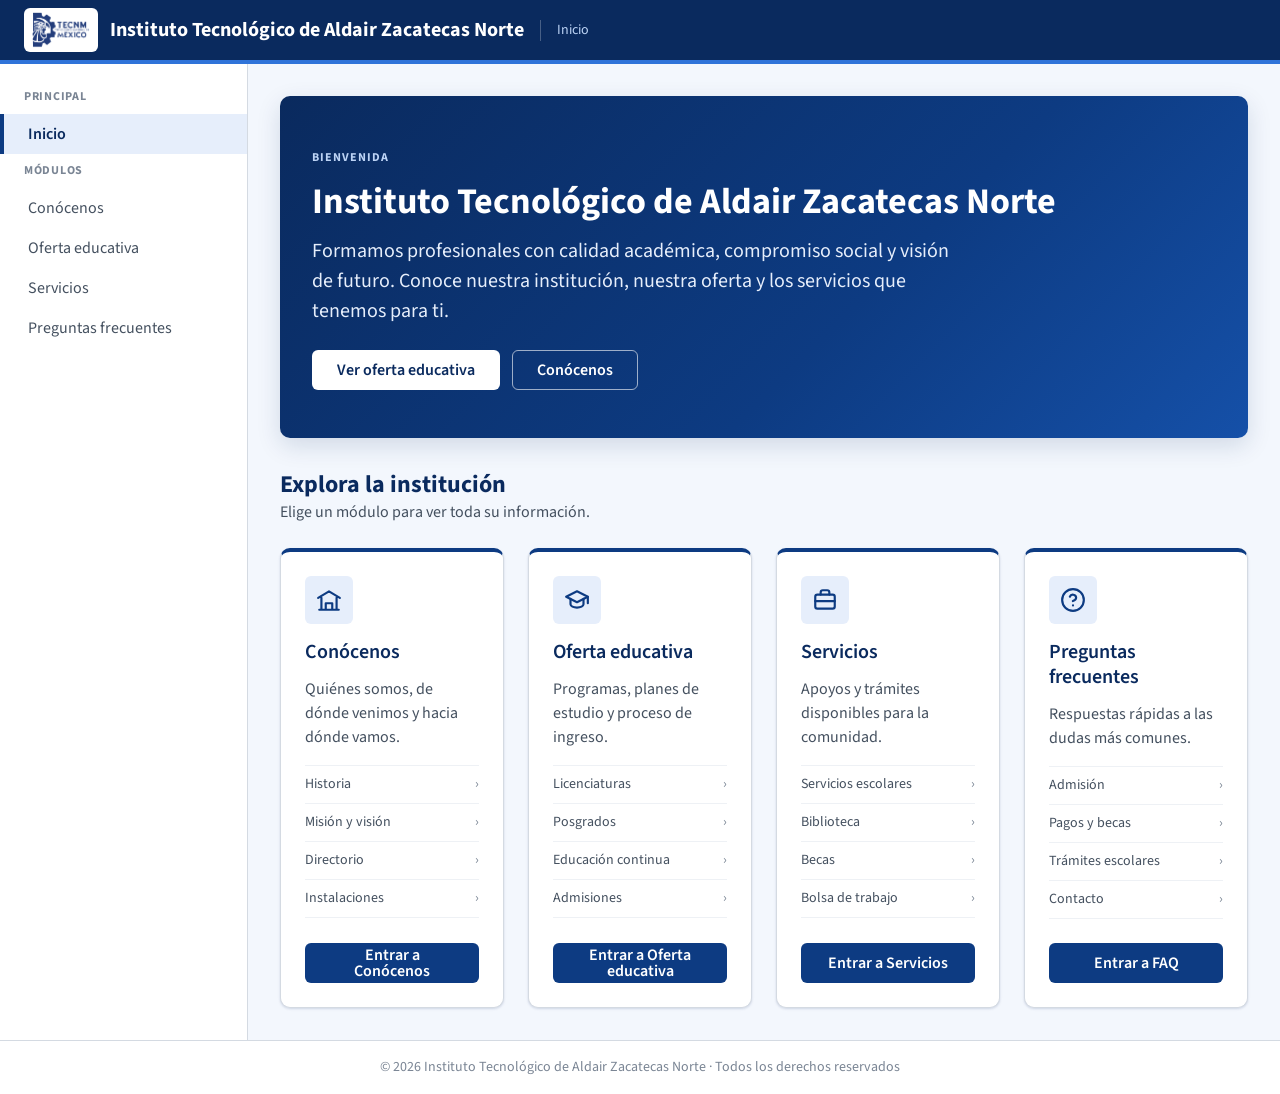
<file: index.html>
<!DOCTYPE html>
<html lang="es">
<head>
  <meta charset="UTF-8">
  <meta name="viewport" content="width=device-width, initial-scale=1.0">
  <title>Inicio · Instituto Tecnológico de Aldair Zacatecas Norte</title>
  <link rel="stylesheet" href="design-system.css">
</head>
<body>
<div class="ds-app">

  <!-- ===== ENCABEZADO ===== -->
  <header class="ds-header">
    <button class="ds-header__menu" aria-label="Abrir menú" onclick="document.querySelector('.ds-sidebar').classList.toggle('abierto')">☰</button>
    <a href="index.html" class="ds-header__logo">
      <img src="logo.png" alt="Logo TecNM">
      <span class="ds-header__nombre">Instituto Tecnológico de Aldair Zacatecas Norte</span>
    </a>
    <span class="ds-header__modulo">Inicio</span>
  </header>

  <!-- ===== MENÚ LATERAL ===== -->
  <nav class="ds-sidebar" aria-label="Menú principal">
    <div class="ds-sidebar__titulo">Principal</div>
    <a href="index.html" class="activo">Inicio</a>
    <div class="ds-sidebar__titulo">Módulos</div>
    <a href="conocenos.html">Conócenos</a>
    <a href="oferta-educativa.html">Oferta educativa</a>
    <a href="servicios.html">Servicios</a>
    <a href="faq.html">Preguntas frecuentes</a>
  </nav>

  <!-- ===== CONTENIDO ===== -->
  <main class="ds-main">

    <section class="ds-hero">
      <span class="ds-hero__etiqueta">Bienvenida</span>
      <h1>Instituto Tecnológico de Aldair Zacatecas Norte</h1>
      <p>Formamos profesionales con calidad académica, compromiso social y visión de futuro. Conoce nuestra institución, nuestra oferta y los servicios que tenemos para ti.</p>
      <div class="ds-fila">
        <a href="oferta-educativa.html" class="ds-btn ds-btn--primario">Ver oferta educativa</a>
        <a href="conocenos.html" class="ds-btn ds-btn--secundario">Conócenos</a>
      </div>
    </section>

    <div class="ds-page-header">
      <div>
        <h2 style="margin:0">Explora la institución</h2>
        <p class="ds-texto-sec" style="margin:0">Elige un módulo para ver toda su información.</p>
      </div>
    </div>

    <!-- ===== MÓDULOS =====
         Cada botón abre el archivo del módulo (conocenos.html, oferta-educativa.html,
         servicios.html, faq.html). Cada compañero crea su archivo a partir de
         plantilla-modulo.html y usa los id indicados (#historia, #mision, ...)
         en las secciones de su página para que los enlaces de las partes funcionen. -->
    <div class="ds-grid ds-grid-4">

      <!-- MÓDULO 1: CONÓCENOS -->
      <article class="ds-card ds-modulo">
        <div class="ds-modulo__icono">
          <svg viewBox="0 0 24 24" fill="none" stroke="currentColor" stroke-width="2" stroke-linecap="round" stroke-linejoin="round"><path d="M3 21h18M5 21V10M19 21V10M9 21v-6h6v6M2 10l10-6 10 6"/></svg>
        </div>
        <h3 class="ds-card__titulo">Conócenos</h3>
        <p class="ds-texto-sec">Quiénes somos, de dónde venimos y hacia dónde vamos.</p>
        <ul class="ds-modulo__partes">
          <li><a href="conocenos.html#historia">Historia</a></li>
          <li><a href="conocenos.html#mision-vision">Misión y visión</a></li>
          <li><a href="conocenos.html#directorio">Directorio</a></li>
          <li><a href="conocenos.html#instalaciones">Instalaciones</a></li>
        </ul>
        <a href="conocenos.html" class="ds-btn ds-btn--primario">Entrar a Conócenos</a>
      </article>

      <!-- MÓDULO 2: OFERTA EDUCATIVA -->
      <article class="ds-card ds-modulo">
        <div class="ds-modulo__icono">
          <svg viewBox="0 0 24 24" fill="none" stroke="currentColor" stroke-width="2" stroke-linecap="round" stroke-linejoin="round"><path d="M22 9 12 4 2 9l10 5 10-5z"/><path d="M6 11v5c0 1.7 2.7 3 6 3s6-1.3 6-3v-5M22 9v6"/></svg>
        </div>
        <h3 class="ds-card__titulo">Oferta educativa</h3>
        <p class="ds-texto-sec">Programas, planes de estudio y proceso de ingreso.</p>
        <ul class="ds-modulo__partes">
          <li><a href="oferta-educativa.html#licenciaturas">Licenciaturas</a></li>
          <li><a href="oferta-educativa.html#posgrados">Posgrados</a></li>
          <li><a href="oferta-educativa.html#educacion-continua">Educación continua</a></li>
          <li><a href="oferta-educativa.html#admisiones">Admisiones</a></li>
        </ul>
        <a href="oferta-educativa.html" class="ds-btn ds-btn--primario">Entrar a Oferta educativa</a>
      </article>

      <!-- MÓDULO 3: SERVICIOS -->
      <article class="ds-card ds-modulo">
        <div class="ds-modulo__icono">
          <svg viewBox="0 0 24 24" fill="none" stroke="currentColor" stroke-width="2" stroke-linecap="round" stroke-linejoin="round"><rect x="3" y="7" width="18" height="13" rx="2"/><path d="M8 7V5a2 2 0 0 1 2-2h4a2 2 0 0 1 2 2v2M3 13h18"/></svg>
        </div>
        <h3 class="ds-card__titulo">Servicios</h3>
        <p class="ds-texto-sec">Apoyos y trámites disponibles para la comunidad.</p>
        <ul class="ds-modulo__partes">
          <li><a href="servicios.html#servicios-escolares">Servicios escolares</a></li>
          <li><a href="servicios.html#biblioteca">Biblioteca</a></li>
          <li><a href="servicios.html#becas">Becas</a></li>
          <li><a href="servicios.html#bolsa-trabajo">Bolsa de trabajo</a></li>
        </ul>
        <a href="servicios.html" class="ds-btn ds-btn--primario">Entrar a Servicios</a>
      </article>

      <!-- MÓDULO 4: FAQ -->
      <article class="ds-card ds-modulo">
        <div class="ds-modulo__icono">
          <svg viewBox="0 0 24 24" fill="none" stroke="currentColor" stroke-width="2" stroke-linecap="round" stroke-linejoin="round"><circle cx="12" cy="12" r="10"/><path d="M9.1 9a3 3 0 0 1 5.8 1c0 2-3 3-3 3M12 17h.01"/></svg>
        </div>
        <h3 class="ds-card__titulo">Preguntas frecuentes</h3>
        <p class="ds-texto-sec">Respuestas rápidas a las dudas más comunes.</p>
        <ul class="ds-modulo__partes">
          <li><a href="faq.html#admision">Admisión</a></li>
          <li><a href="faq.html#pagos">Pagos y becas</a></li>
          <li><a href="faq.html#tramites">Trámites escolares</a></li>
          <li><a href="faq.html#contacto">Contacto</a></li>
        </ul>
        <a href="faq.html" class="ds-btn ds-btn--primario">Entrar a FAQ</a>
      </article>

    </div>
  </main>

  <!-- ===== PIE ===== -->
  <footer class="ds-footer">
    © 2026 Instituto Tecnológico de Aldair Zacatecas Norte · Todos los derechos reservados
  </footer>

</div>
</body>
</html>
</file>
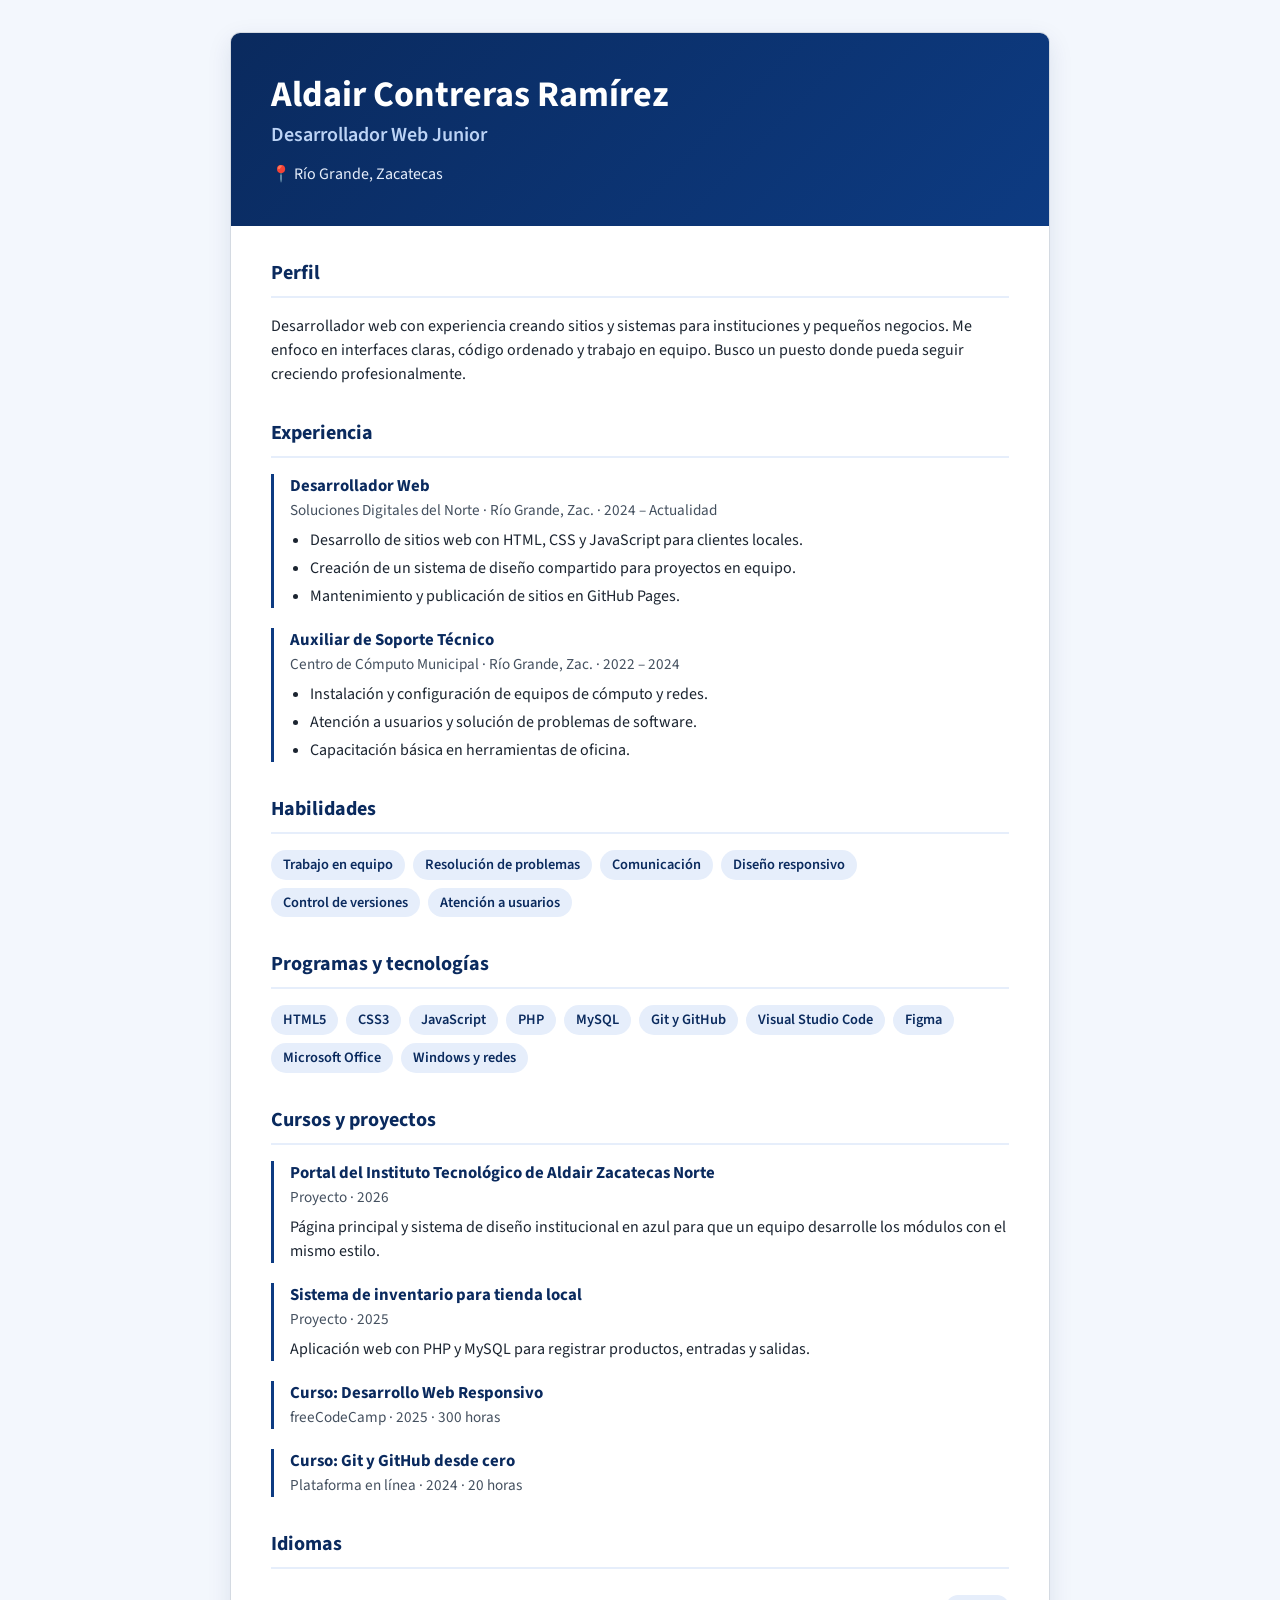
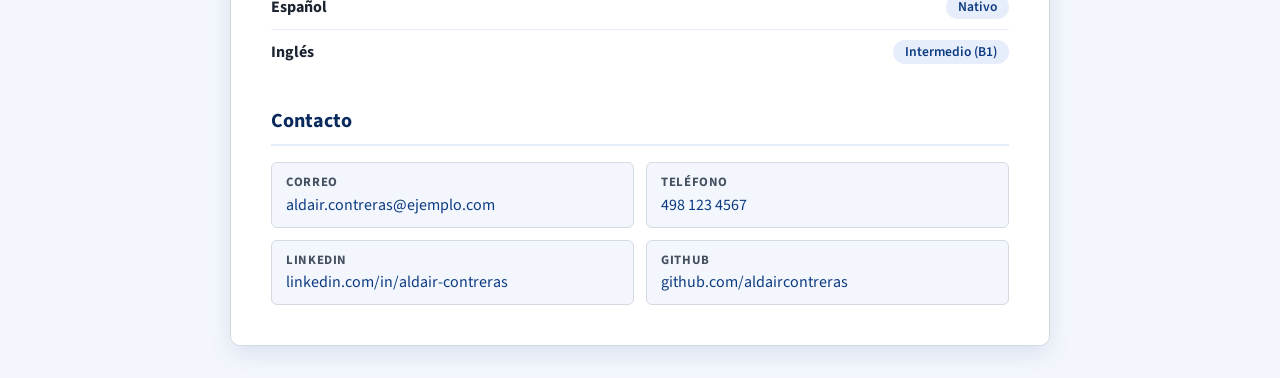
<file: AldairCVU/index.html>
<!DOCTYPE html>
<html lang="es">
<head>
  <meta charset="UTF-8">
  <meta name="viewport" content="width=device-width, initial-scale=1.0">
  <title>Aldair Contreras Ramírez · Currículum</title>
  <link href="https://fonts.googleapis.com/css2?family=Source+Sans+3:wght@400;600;700&display=swap" rel="stylesheet">
  <style>
    :root {
      --azul-900: #0A2A5E;
      --azul-800: #0D3B82;
      --azul-100: #E6EEFB;
      --azul-50:  #F3F7FD;
      --texto:    #1B2430;
      --texto-sec:#44505F;
      --borde:    #D4DAE2;
    }
    * { box-sizing: border-box; }
    body {
      margin: 0;
      font-family: 'Source Sans 3', 'Segoe UI', Arial, sans-serif;
      color: var(--texto);
      background: var(--azul-50);
      line-height: 1.5;
    }
    .cv {
      max-width: 820px;
      margin: 32px auto;
      background: #fff;
      border: 1px solid var(--borde);
      border-radius: 10px;
      overflow: hidden;
      box-shadow: 0 8px 24px rgba(10, 42, 94, .10);
    }
    header {
      background: linear-gradient(135deg, var(--azul-900), var(--azul-800));
      color: #fff;
      padding: 40px;
    }
    header h1 { margin: 0 0 4px; font-size: 2.25rem; line-height: 1.2; }
    .puesto { font-size: 1.25rem; color: #BCD3F5; font-weight: 600; margin: 0 0 12px; }
    .ciudad { margin: 0; color: #E6EEFB; }
    main { padding: 32px 40px 40px; }
    section { margin-bottom: 32px; }
    section:last-child { margin-bottom: 0; }
    h2 {
      font-size: 1.25rem;
      color: var(--azul-900);
      margin: 0 0 16px;
      padding-bottom: 8px;
      border-bottom: 2px solid var(--azul-100);
    }
    p { margin: 0 0 12px; }
    .trabajo { margin-bottom: 20px; padding-left: 16px; border-left: 3px solid var(--azul-800); }
    .trabajo:last-child { margin-bottom: 0; }
    .trabajo h3 { margin: 0; font-size: 1.05rem; color: var(--azul-900); }
    .trabajo .empresa { color: var(--texto-sec); font-size: .95rem; margin-bottom: 6px; }
    .trabajo ul { margin: 0; padding-left: 20px; }
    .trabajo li { margin-bottom: 4px; }
    .contacto { list-style: none; padding: 0; margin: 0; display: grid; grid-template-columns: repeat(2, 1fr); gap: 12px; }
    .contacto li { background: var(--azul-50); border: 1px solid var(--borde); border-radius: 6px; padding: 10px 14px; }
    .contacto span { display: block; font-size: .8rem; font-weight: 700; text-transform: uppercase; letter-spacing: .05em; color: var(--texto-sec); }
    .contacto a { color: var(--azul-800); text-decoration: none; }
    .contacto a:hover { text-decoration: underline; }
    .trabajo p { margin: 0; }
    .etiquetas { display: flex; flex-wrap: wrap; gap: 8px; }
    .etiquetas span { background: var(--azul-100); color: var(--azul-900); font-weight: 600; font-size: .9rem; padding: 4px 12px; border-radius: 999px; }
    .idioma { display: flex; justify-content: space-between; padding: 10px 0; border-bottom: 1px solid var(--azul-100); }
    .idioma:last-child { border-bottom: 0; }
    .nivel { background: var(--azul-100); color: var(--azul-800); font-weight: 600; font-size: .85rem; padding: 2px 12px; border-radius: 999px; }
    @media (max-width: 640px) {
      .cv { margin: 0; border: 0; border-radius: 0; }
      header, main { padding: 24px 16px; }
      header h1 { font-size: 1.75rem; }
      .contacto { grid-template-columns: 1fr; }
    }
  </style>
</head>
<body>
  <div class="cv">
    <header>
      <h1>Aldair Contreras Ramírez</h1>
      <p class="puesto">Desarrollador Web Junior</p>
      <p class="ciudad">📍 Río Grande, Zacatecas</p>
    </header>

    <main>
      <section>
        <h2>Perfil</h2>
        <p>Desarrollador web con experiencia creando sitios y sistemas para instituciones y pequeños negocios. Me enfoco en interfaces claras, código ordenado y trabajo en equipo. Busco un puesto donde pueda seguir creciendo profesionalmente.</p>
      </section>

      <section>
        <h2>Experiencia</h2>

        <div class="trabajo">
          <h3>Desarrollador Web</h3>
          <div class="empresa">Soluciones Digitales del Norte · Río Grande, Zac. · 2024 – Actualidad</div>
          <ul>
            <li>Desarrollo de sitios web con HTML, CSS y JavaScript para clientes locales.</li>
            <li>Creación de un sistema de diseño compartido para proyectos en equipo.</li>
            <li>Mantenimiento y publicación de sitios en GitHub Pages.</li>
          </ul>
        </div>

        <div class="trabajo">
          <h3>Auxiliar de Soporte Técnico</h3>
          <div class="empresa">Centro de Cómputo Municipal · Río Grande, Zac. · 2022 – 2024</div>
          <ul>
            <li>Instalación y configuración de equipos de cómputo y redes.</li>
            <li>Atención a usuarios y solución de problemas de software.</li>
            <li>Capacitación básica en herramientas de oficina.</li>
          </ul>
        </div>
      </section>

      <section>
        <h2>Habilidades</h2>
        <div class="etiquetas">
          <span>Trabajo en equipo</span><span>Resolución de problemas</span><span>Comunicación</span>
          <span>Diseño responsivo</span><span>Control de versiones</span><span>Atención a usuarios</span>
        </div>
      </section>

      <section>
        <h2>Programas y tecnologías</h2>
        <div class="etiquetas">
          <span>HTML5</span><span>CSS3</span><span>JavaScript</span><span>PHP</span><span>MySQL</span>
          <span>Git y GitHub</span><span>Visual Studio Code</span><span>Figma</span>
          <span>Microsoft Office</span><span>Windows y redes</span>
        </div>
      </section>

      <section>
        <h2>Cursos y proyectos</h2>
        <div class="trabajo">
          <h3>Portal del Instituto Tecnológico de Aldair Zacatecas Norte</h3>
          <div class="empresa">Proyecto · 2026</div>
          <p>Página principal y sistema de diseño institucional en azul para que un equipo desarrolle los módulos con el mismo estilo.</p>
        </div>
        <div class="trabajo">
          <h3>Sistema de inventario para tienda local</h3>
          <div class="empresa">Proyecto · 2025</div>
          <p>Aplicación web con PHP y MySQL para registrar productos, entradas y salidas.</p>
        </div>
        <div class="trabajo">
          <h3>Curso: Desarrollo Web Responsivo</h3>
          <div class="empresa">freeCodeCamp · 2025 · 300 horas</div>
        </div>
        <div class="trabajo">
          <h3>Curso: Git y GitHub desde cero</h3>
          <div class="empresa">Plataforma en línea · 2024 · 20 horas</div>
        </div>
      </section>

      <section>
        <h2>Idiomas</h2>
        <div class="idioma"><strong>Español</strong><span class="nivel">Nativo</span></div>
        <div class="idioma"><strong>Inglés</strong><span class="nivel">Intermedio (B1)</span></div>
      </section>

      <section>
        <h2>Contacto</h2>
        <ul class="contacto">
          <li><span>Correo</span><a href="mailto:aldair.contreras@ejemplo.com">aldair.contreras@ejemplo.com</a></li>
          <li><span>Teléfono</span><a href="tel:+524981234567">498 123 4567</a></li>
          <li><span>LinkedIn</span><a href="#">linkedin.com/in/aldair-contreras</a></li>
          <li><span>GitHub</span><a href="#">github.com/aldaircontreras</a></li>
        </ul>
      </section>
    </main>
  </div>
</body>
</html>
</file>
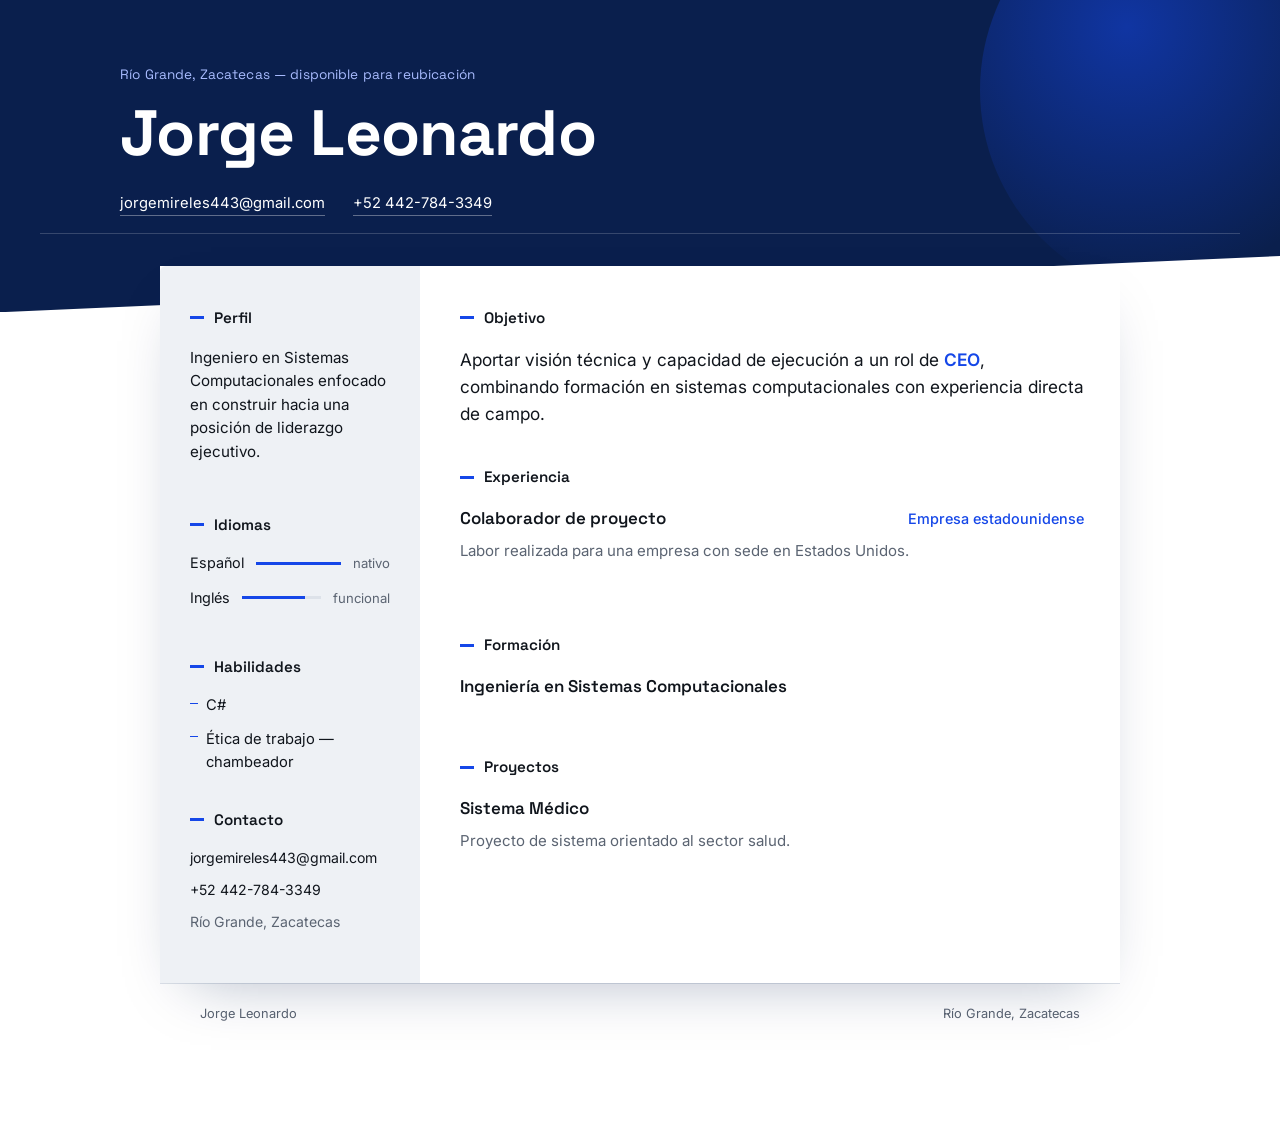
<file: cv-jorge-leonardo.html>
<!DOCTYPE html>
<html lang="es">
<head>
<meta charset="UTF-8">
<meta name="viewport" content="width=device-width, initial-scale=1, viewport-fit=cover">
<title>Jorge Leonardo — CV</title>
<link rel="preconnect" href="https://fonts.googleapis.com">
<link rel="preconnect" href="https://fonts.gstatic.com" crossorigin>
<link href="https://fonts.googleapis.com/css2?family=Space+Grotesk:wght@500;600;700&family=Inter:wght@400;500;600&display=swap" rel="stylesheet">
<style>
  :root {
    --blue: #1547e8;
    --blue-deep: #0a1f4d;
    --gray: #5b6472;
    --gray-light: #eef1f5;
    --gray-line: #dde2e9;
    --ink: #10151c;
    --white: #ffffff;
    box-sizing: border-box;
    padding-top: env(safe-area-inset-top, 0px);
    padding-bottom: env(safe-area-inset-bottom, 0px);
  }
  * { box-sizing: border-box; }
  html { scroll-padding-top: env(safe-area-inset-top, 0px); }
  html, body { height: 100%; }
  body {
    margin: 0;
    background: var(--white);
    color: var(--ink);
    font-family: 'Inter', -apple-system, sans-serif;
    line-height: 1.55;
    -webkit-font-smoothing: antialiased;
  }

  /* HERO — diagonal-cut band, the one bold gesture on the page */
  .hero {
    position: relative;
    background: var(--blue-deep);
    color: var(--white);
    padding: 64px 40px 96px;
    clip-path: polygon(0 0, 100% 0, 100% 82%, 0 100%);
    overflow: hidden;
  }
  .hero::before {
    content: "";
    position: absolute;
    top: -120px;
    right: -120px;
    width: 420px;
    height: 420px;
    border-radius: 50%;
    background: radial-gradient(circle at 35% 35%, var(--blue) 0%, transparent 68%);
    opacity: 0.55;
  }
  .hero::after {
    content: "";
    position: absolute;
    left: 40px;
    right: 40px;
    bottom: 78px;
    height: 1px;
    background: rgba(255,255,255,0.18);
  }
  .hero-inner { max-width: 1040px; margin: 0 auto; position: relative; }
  .role-tag {
    font-family: 'Space Grotesk', sans-serif;
    font-size: 0.85rem;
    color: #a9bcff;
    margin: 0 0 16px;
    letter-spacing: 0.01em;
  }
  h1.name {
    font-family: 'Space Grotesk', sans-serif;
    font-weight: 700;
    font-size: clamp(2.6rem, 6.4vw, 4rem);
    line-height: 1.02;
    margin: 0 0 26px;
    letter-spacing: -0.01em;
  }
  .hero-contact {
    display: flex;
    flex-wrap: wrap;
    gap: 28px;
    font-size: 0.92rem;
    color: #c3cdec;
  }
  .hero-contact a { color: var(--white); text-decoration: none; border-bottom: 1px solid rgba(255,255,255,0.35); }
  .hero-contact a:hover { border-color: var(--white); }

  .page {
    max-width: 1040px;
    margin: -46px auto 0;
    padding: 0 40px 72px;
    position: relative;
  }

  .body-grid {
    display: grid;
    grid-template-columns: 260px 1fr;
    background: var(--white);
    box-shadow: 0 24px 60px -30px rgba(10, 31, 77, 0.35);
  }
  aside {
    background: var(--gray-light);
    border-top-left-radius: 6px;
    padding: 40px 30px;
    display: flex;
    flex-direction: column;
    gap: 34px;
  }
  main { padding: 40px 36px 8px 40px; }

  .block-title {
    font-family: 'Space Grotesk', sans-serif;
    font-size: 0.95rem;
    font-weight: 600;
    color: var(--ink);
    margin: 0 0 16px;
    display: flex;
    align-items: center;
    gap: 10px;
  }
  .block-title::before {
    content: "";
    width: 14px;
    height: 3px;
    background: var(--blue);
    display: inline-block;
  }

  .lang-row { display: flex; justify-content: space-between; align-items: center; margin-bottom: 12px; font-size: 0.9rem; color: var(--ink); }
  .lang-bar { flex: 1; height: 3px; background: var(--gray-line); margin: 0 12px; position: relative; }
  .lang-bar span { position: absolute; left: 0; top: 0; height: 100%; background: var(--blue); }
  .lang-note { color: var(--gray); font-size: 0.82rem; }

  .skill-list { list-style: none; margin: 0; padding: 0; display: flex; flex-direction: column; gap: 11px; }
  .skill-list li { font-size: 0.92rem; color: var(--ink); padding-left: 16px; position: relative; }
  .skill-list li::before { content: ""; position: absolute; left: 0; top: 0.55em; width: 8px; height: 1px; background: var(--blue); }

  .contact-list { list-style: none; margin: 0; padding: 0; font-size: 0.88rem; color: var(--gray); }
  .contact-list li { margin-bottom: 10px; }
  .contact-list a { color: var(--ink); text-decoration: none; }
  .contact-list a:hover { color: var(--blue); }

  main section { margin-bottom: 38px; }
  main section:last-child { margin-bottom: 0; }

  .entry { padding: 18px 0; border-top: 1px solid var(--gray-line); }
  .entry:first-of-type { border-top: none; padding-top: 0; }
  .entry-head { display: flex; justify-content: space-between; align-items: baseline; gap: 16px; flex-wrap: wrap; }
  .entry-title { font-family: 'Space Grotesk', sans-serif; font-weight: 600; font-size: 1.06rem; margin: 0; color: var(--ink); }
  .entry-org { color: var(--blue); font-size: 0.9rem; font-weight: 500; }
  .entry-body { color: var(--gray); font-size: 0.94rem; margin-top: 8px; max-width: 58ch; }

  .objective {
    font-size: 1.08rem;
    color: var(--ink);
    max-width: 60ch;
  }
  .objective strong { color: var(--blue); font-weight: 600; }

  footer {
    max-width: 1040px;
    margin: 0 auto;
    padding: 0 40px 40px;
    color: var(--gray);
    font-size: 0.8rem;
    display: flex;
    justify-content: space-between;
    border-top: 1px solid var(--gray-line);
    padding-top: 20px;
  }

  @media (max-width: 720px) {
    .hero { padding: 48px 24px 72px; clip-path: polygon(0 0, 100% 0, 100% 90%, 0 100%); }
    .page { padding: 0 16px 60px; margin-top: -34px; }
    .body-grid { grid-template-columns: 1fr; }
    aside { border-radius: 0; }
    main { padding: 32px 24px; }
    footer { flex-direction: column; gap: 6px; padding: 20px 16px 32px; }
  }

  @media (prefers-reduced-motion: no-preference) {
    .hero, .body-grid { animation: rise 0.55s ease-out both; }
    .body-grid { animation-delay: 0.1s; }
  }
  @keyframes rise { from { opacity: 0; transform: translateY(10px); } to { opacity: 1; transform: translateY(0); } }

  a:focus-visible, button:focus-visible { outline: 2px solid var(--blue); outline-offset: 2px; }
</style>
</head>
<body>

<div class="hero">
  <div class="hero-inner">
    <p class="role-tag">Río Grande, Zacatecas — disponible para reubicación</p>
    <h1 class="name">Jorge Leonardo</h1>
    <div class="hero-contact">
      <a href="mailto:jorgemireles443@gmail.com">jorgemireles443@gmail.com</a>
      <a href="tel:+524427843349">+52 442-784-3349</a>
    </div>
  </div>
</div>

<div class="page">
  <div class="body-grid">
    <aside>
      <div>
        <p class="block-title">Perfil</p>
        <p class="objective" style="font-size:0.95rem;">Ingeniero en Sistemas Computacionales enfocado en construir hacia una posición de liderazgo ejecutivo.</p>
      </div>

      <div>
        <p class="block-title">Idiomas</p>
        <div class="lang-row"><span>Español</span><div class="lang-bar"><span style="width:100%"></span></div><span class="lang-note">nativo</span></div>
        <div class="lang-row"><span>Inglés</span><div class="lang-bar"><span style="width:80%"></span></div><span class="lang-note">funcional</span></div>
      </div>

      <div>
        <p class="block-title">Habilidades</p>
        <ul class="skill-list">
          <li>C#</li>
          <li>Ética de trabajo — chambeador</li>
        </ul>
      </div>

      <div>
        <p class="block-title">Contacto</p>
        <ul class="contact-list">
          <li><a href="mailto:jorgemireles443@gmail.com">jorgemireles443@gmail.com</a></li>
          <li><a href="tel:+524427843349">+52 442-784-3349</a></li>
          <li>Río Grande, Zacatecas</li>
        </ul>
      </div>
    </aside>

    <main>
      <section>
        <p class="block-title">Objetivo</p>
        <p class="objective">Aportar visión técnica y capacidad de ejecución a un rol de <strong>CEO</strong>, combinando formación en sistemas computacionales con experiencia directa de campo.</p>
      </section>

      <section>
        <p class="block-title">Experiencia</p>
        <div class="entry">
          <div class="entry-head">
            <p class="entry-title">Colaborador de proyecto</p>
            <span class="entry-org">Empresa estadounidense</span>
          </div>
          <p class="entry-body">Labor realizada para una empresa con sede en Estados Unidos.</p>
        </div>
      </section>

      <section>
        <p class="block-title">Formación</p>
        <div class="entry">
          <div class="entry-head">
            <p class="entry-title">Ingeniería en Sistemas Computacionales</p>
          </div>
        </div>
      </section>

      <section>
        <p class="block-title">Proyectos</p>
        <div class="entry">
          <div class="entry-head">
            <p class="entry-title">Sistema Médico</p>
          </div>
          <p class="entry-body">Proyecto de sistema orientado al sector salud.</p>
        </div>
      </section>
    </main>
  </div>

  <footer>
    <span>Jorge Leonardo</span>
    <span>Río Grande, Zacatecas</span>
  </footer>
</div>

</body>
</html>
</file>
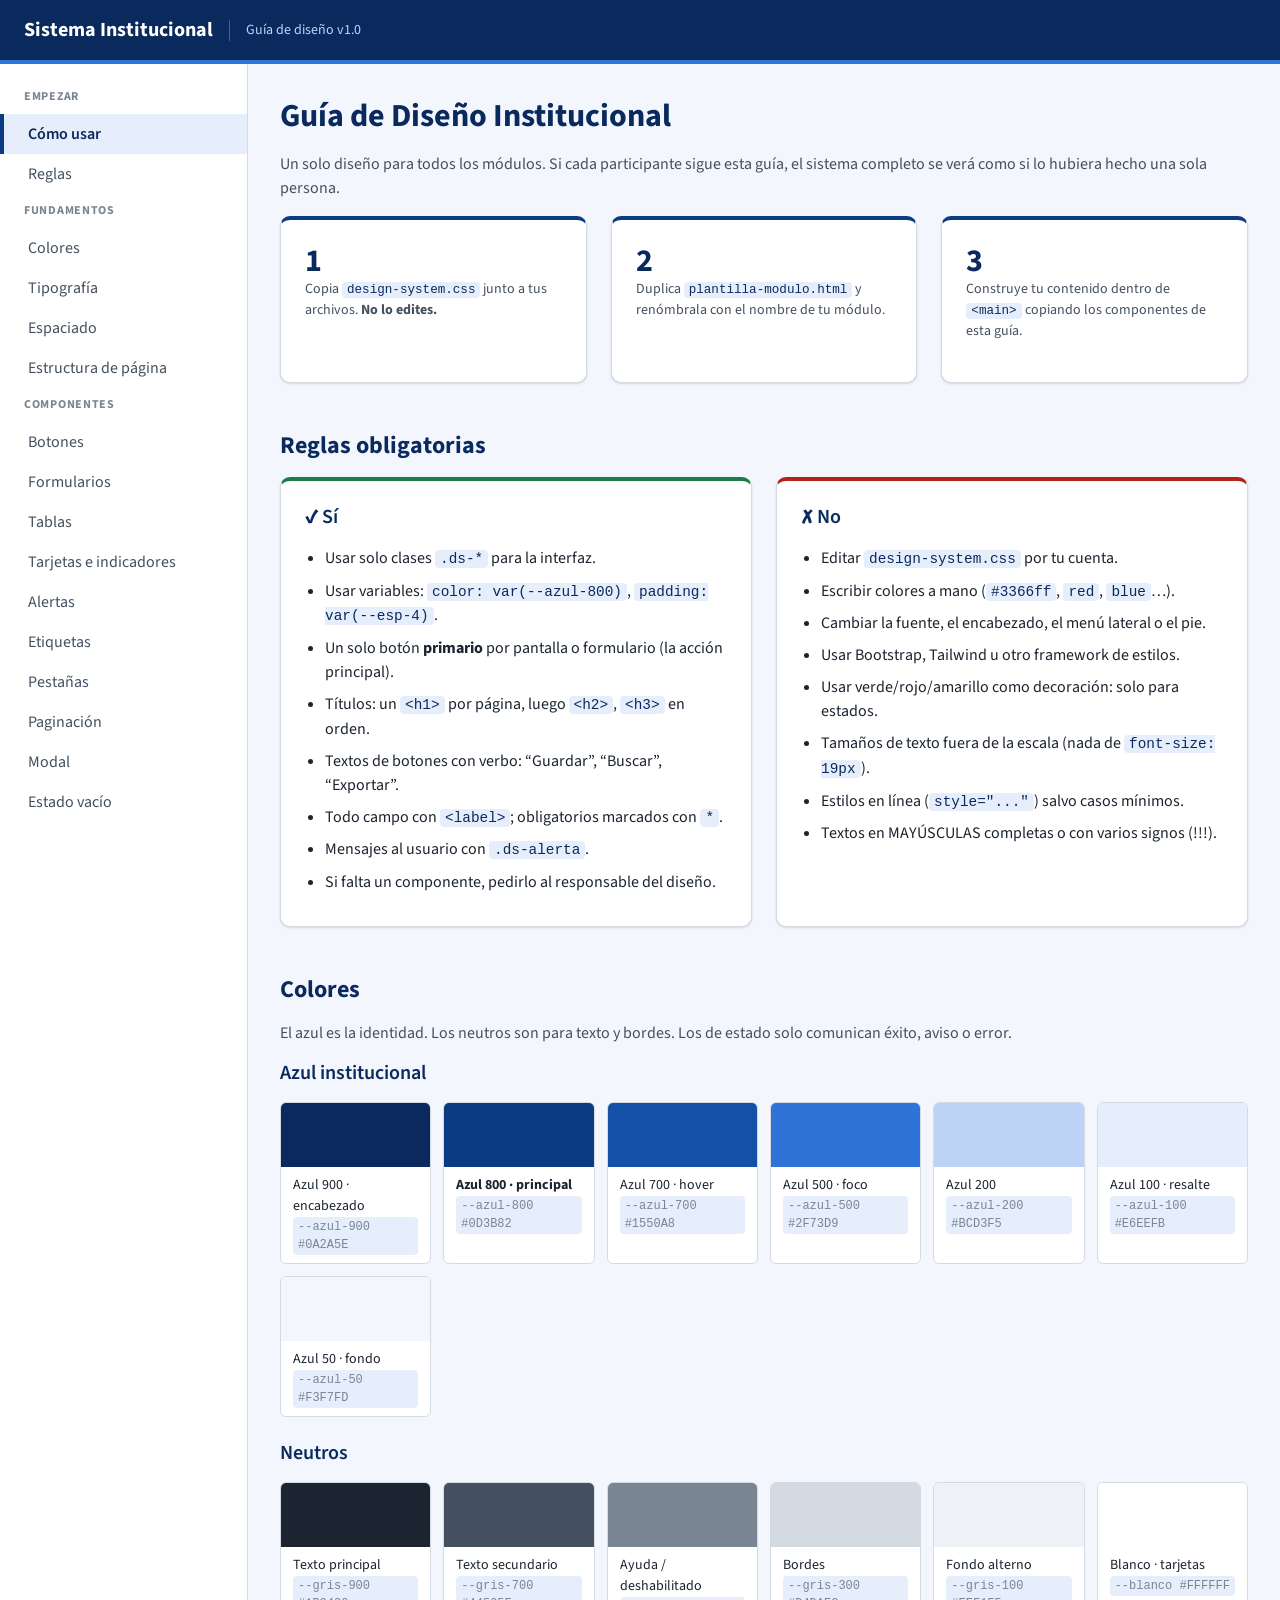
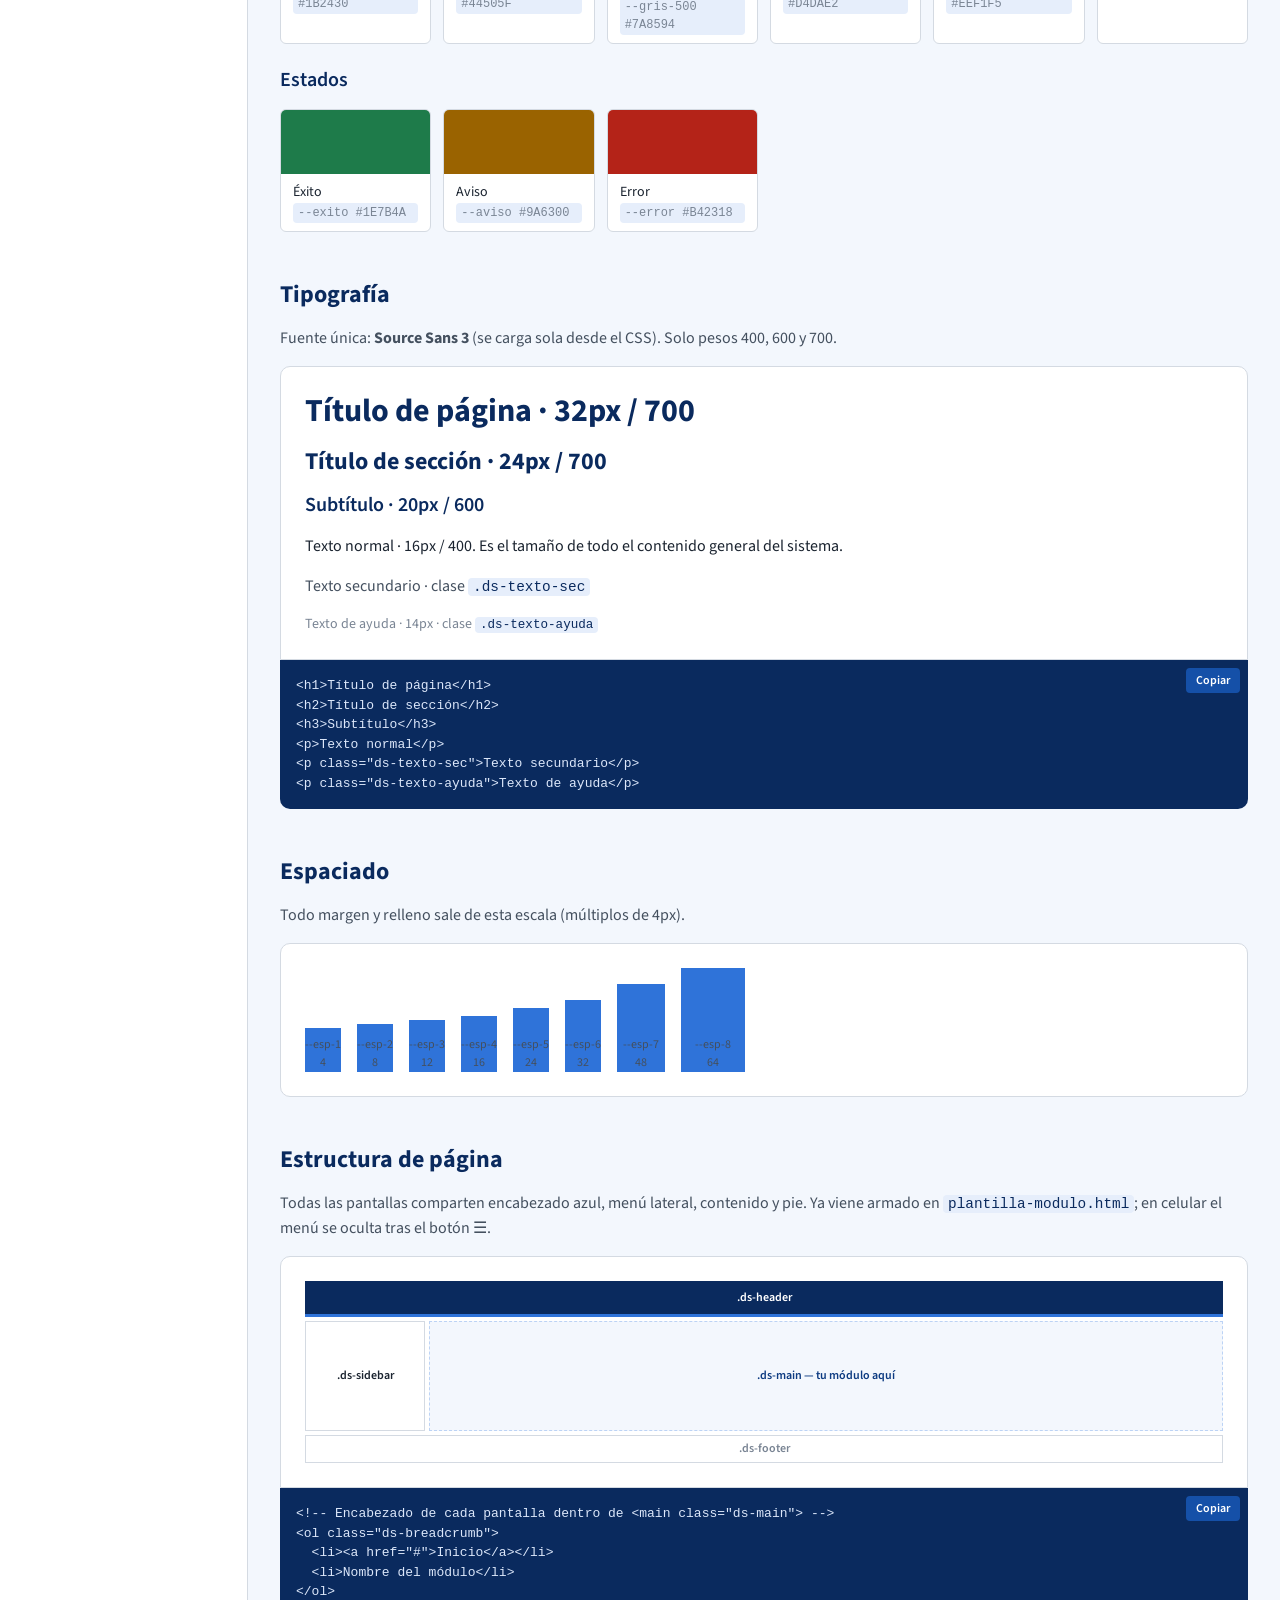
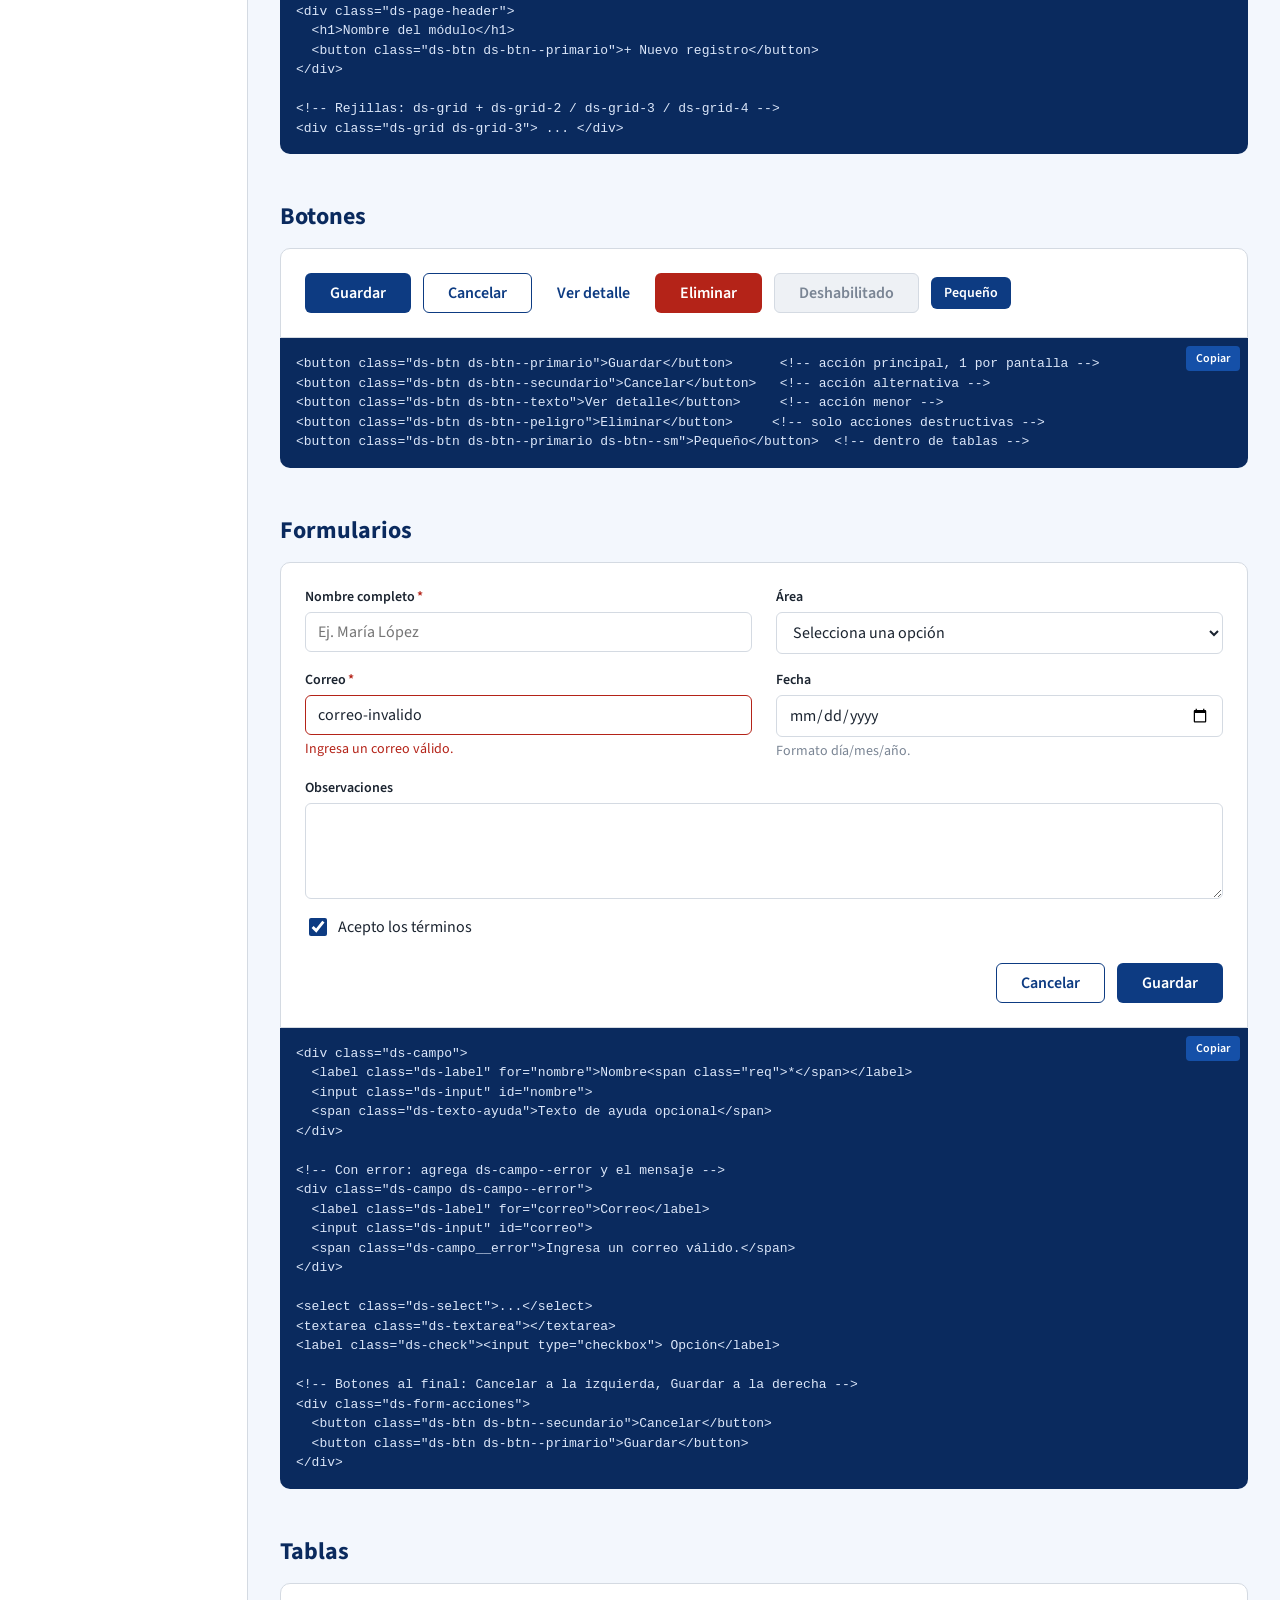
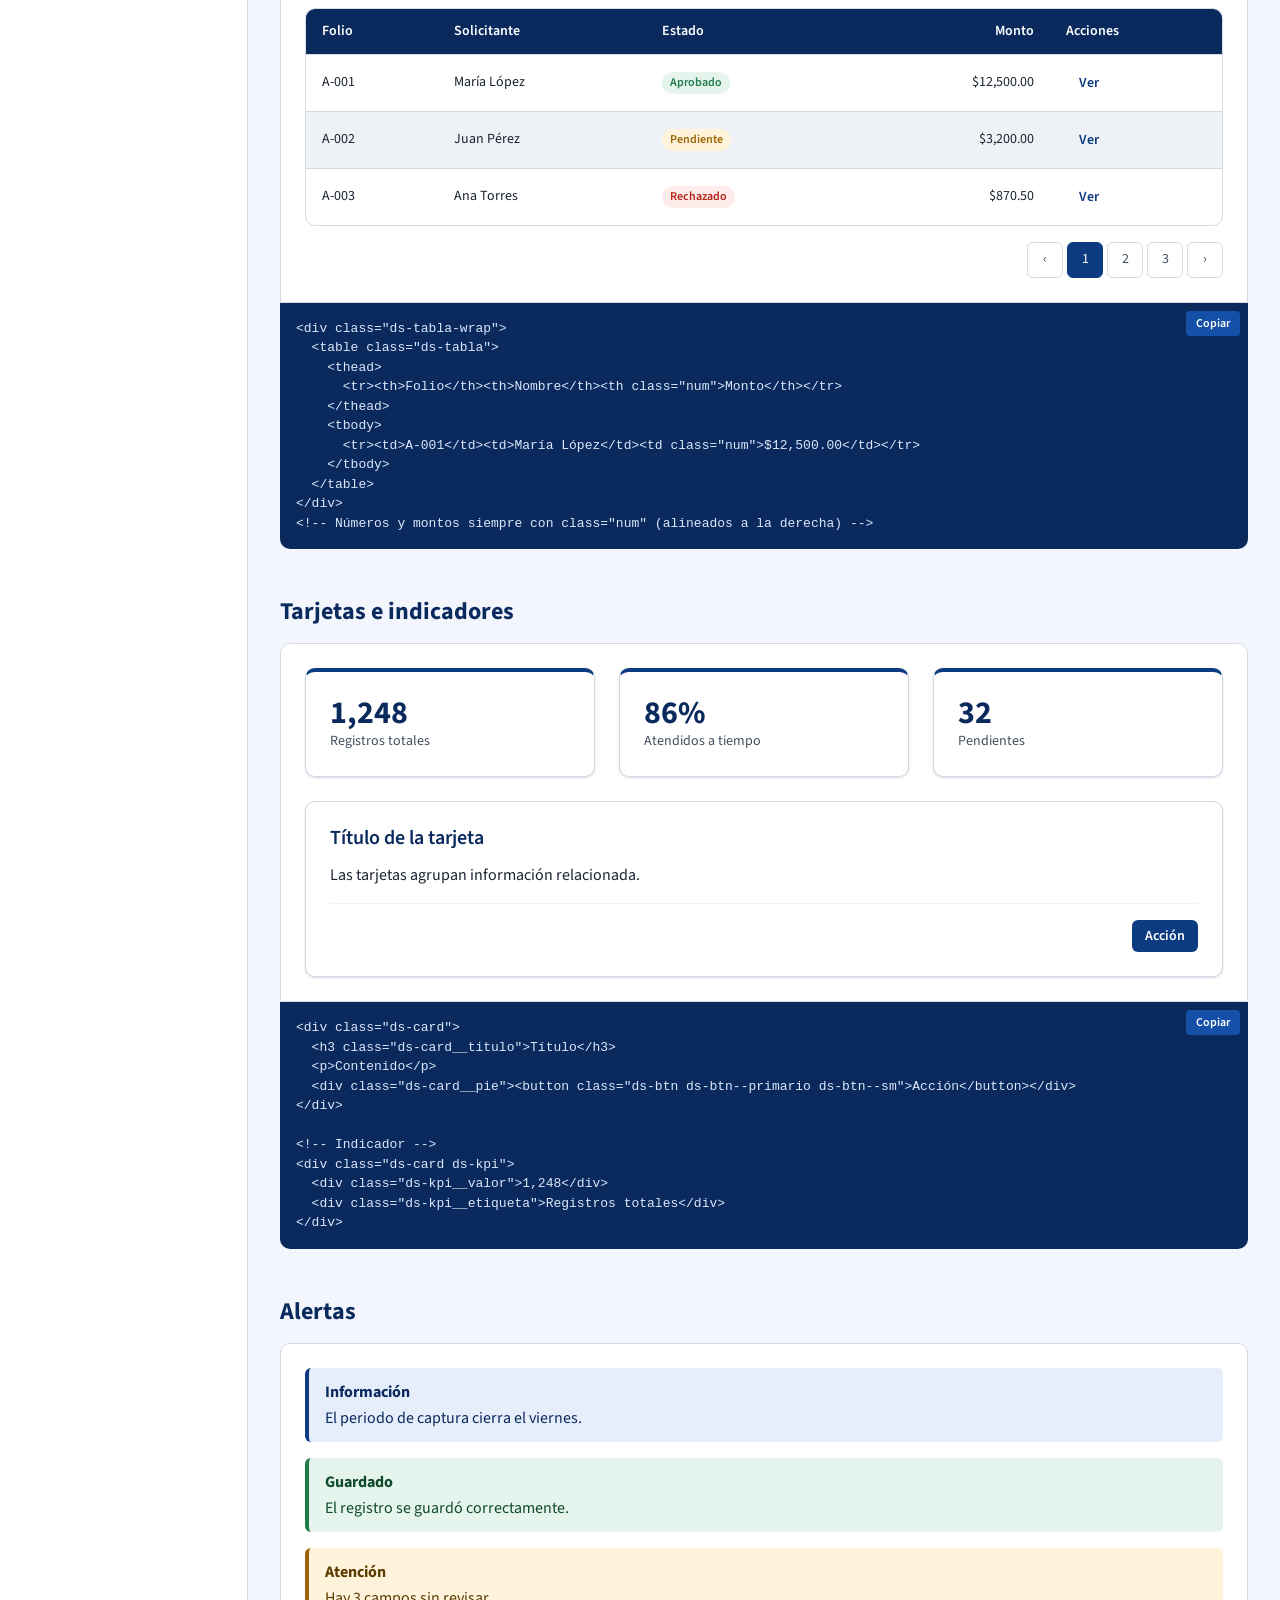
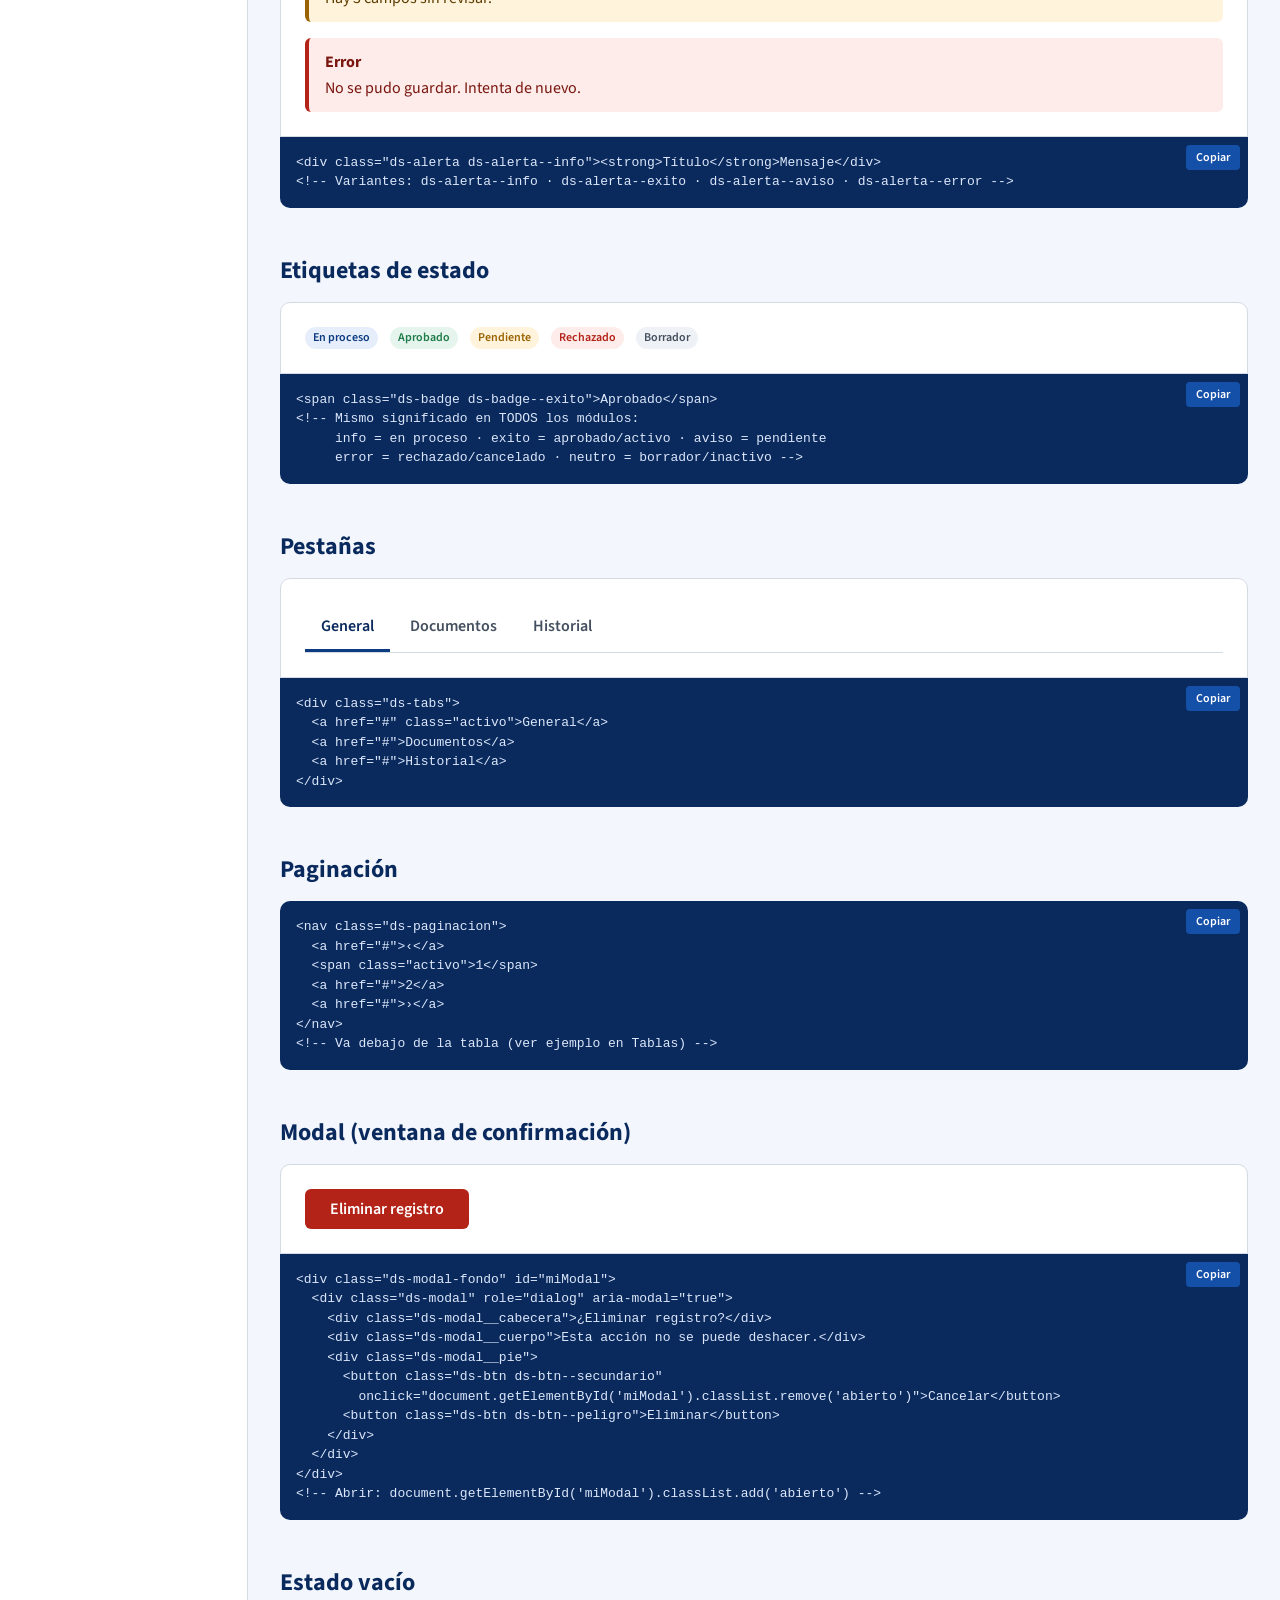
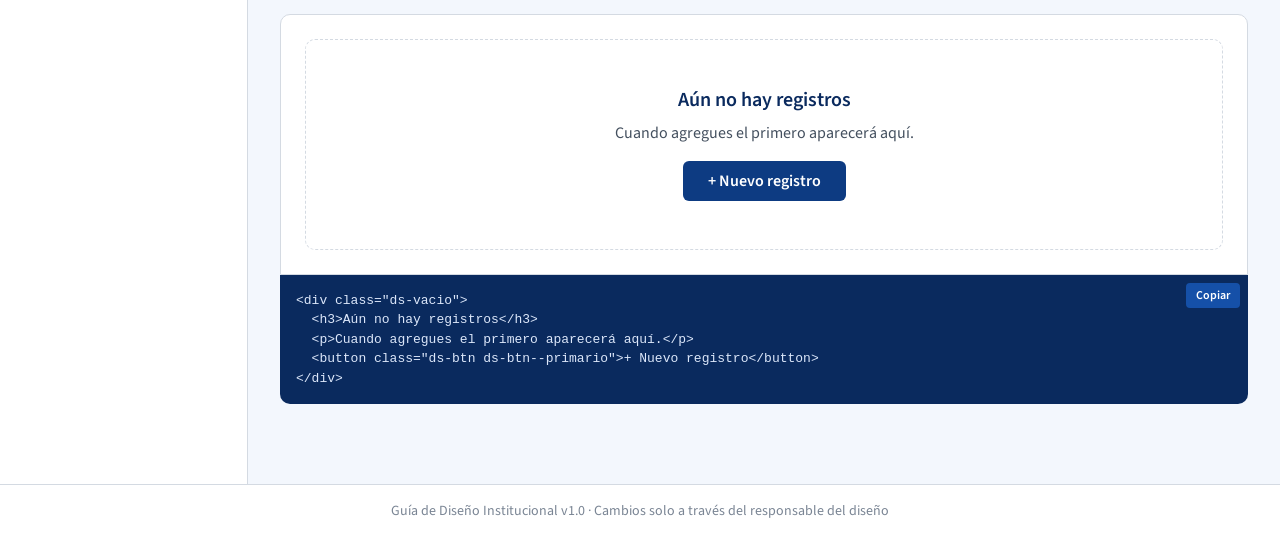
<file: guia-diseno.html>
<!DOCTYPE html>
<html lang="es">
<head>
  <meta charset="UTF-8">
  <meta name="viewport" content="width=device-width, initial-scale=1.0">
  <title>Guía de Diseño Institucional</title>
  <link rel="stylesheet" href="design-system.css">
  <style>
    /* Estilos solo de la guía (no copiar a los módulos) */
    .g-seccion { margin-bottom: var(--esp-7); scroll-margin-top: calc(var(--alto-header) + 16px); }
    .g-demo { background: var(--blanco); border: 1px solid var(--gris-300); border-radius: var(--radio-lg) var(--radio-lg) 0 0; padding: var(--esp-5); }
    .g-code { position: relative; margin: 0 0 var(--esp-5); background: var(--azul-900); color: #DCE7FA; border-radius: 0 0 var(--radio-lg) var(--radio-lg); padding: var(--esp-4); font: 13px/1.5 Consolas, 'Courier New', monospace; overflow-x: auto; white-space: pre; }
    .g-copiar { position: absolute; top: 8px; right: 8px; background: var(--azul-700); color: #fff; border: 0; border-radius: 4px; padding: 4px 10px; font: 600 12px var(--fuente); cursor: pointer; }
    .g-copiar:hover { background: var(--azul-500); }
    .g-swatches { display: grid; grid-template-columns: repeat(auto-fill, minmax(140px, 1fr)); gap: var(--esp-3); }
    .g-swatch { border: 1px solid var(--gris-300); border-radius: var(--radio); overflow: hidden; background: var(--blanco); font-size: var(--texto-sm); }
    .g-swatch div:first-child { height: 64px; }
    .g-swatch div:last-child { padding: var(--esp-2) var(--esp-3); }
    .g-swatch code { display: block; color: var(--gris-500); font-size: var(--texto-xs); }
    .g-reglas { display: grid; grid-template-columns: 1fr 1fr; gap: var(--esp-5); }
    .g-reglas ul { margin: 0; padding-left: 20px; }
    .g-reglas li { margin-bottom: var(--esp-2); }
    .g-si { border-top: 4px solid var(--exito); }
    .g-no { border-top: 4px solid var(--error); }
    .g-esp { display: flex; align-items: flex-end; gap: var(--esp-4); flex-wrap: wrap; }
    .g-esp div { background: var(--azul-500); }
    .g-esp span { display: block; font-size: var(--texto-xs); color: var(--gris-700); margin-top: 4px; text-align: center; }
    code { font-family: Consolas, monospace; font-size: .9em; background: var(--azul-100); color: var(--azul-900); padding: 1px 5px; border-radius: 4px; }
    .g-code code { background: none; color: inherit; padding: 0; }
    @media (max-width: 768px) { .g-reglas { grid-template-columns: 1fr; } }
  </style>
</head>
<body>
<div class="ds-app">

  <header class="ds-header">
    <button class="ds-header__menu" aria-label="Abrir menú" onclick="document.querySelector('.ds-sidebar').classList.toggle('abierto')">☰</button>
    <a href="#" class="ds-header__logo">Sistema Institucional</a>
    <span class="ds-header__modulo">Guía de diseño v1.0</span>
  </header>

  <nav class="ds-sidebar" aria-label="Secciones de la guía" onclick="if(event.target.tagName==='A')this.classList.remove('abierto')">
    <div class="ds-sidebar__titulo">Empezar</div>
    <a href="#inicio" class="activo">Cómo usar</a>
    <a href="#reglas">Reglas</a>
    <div class="ds-sidebar__titulo">Fundamentos</div>
    <a href="#colores">Colores</a>
    <a href="#tipografia">Tipografía</a>
    <a href="#espaciado">Espaciado</a>
    <a href="#layout">Estructura de página</a>
    <div class="ds-sidebar__titulo">Componentes</div>
    <a href="#botones">Botones</a>
    <a href="#formularios">Formularios</a>
    <a href="#tablas">Tablas</a>
    <a href="#tarjetas">Tarjetas e indicadores</a>
    <a href="#alertas">Alertas</a>
    <a href="#etiquetas">Etiquetas</a>
    <a href="#pestanas">Pestañas</a>
    <a href="#paginacion">Paginación</a>
    <a href="#modal">Modal</a>
    <a href="#vacio">Estado vacío</a>
  </nav>

  <main class="ds-main">

    <!-- ============ CÓMO USAR ============ -->
    <section class="g-seccion" id="inicio">
      <h1>Guía de Diseño Institucional</h1>
      <p class="ds-texto-sec">Un solo diseño para todos los módulos. Si cada participante sigue esta guía, el sistema completo se verá como si lo hubiera hecho una sola persona.</p>

      <div class="ds-grid ds-grid-3">
        <div class="ds-card ds-kpi">
          <div class="ds-kpi__valor">1</div>
          <p class="ds-kpi__etiqueta">Copia <code>design-system.css</code> junto a tus archivos. <strong>No lo edites.</strong></p>
        </div>
        <div class="ds-card ds-kpi">
          <div class="ds-kpi__valor">2</div>
          <p class="ds-kpi__etiqueta">Duplica <code>plantilla-modulo.html</code> y renómbrala con el nombre de tu módulo.</p>
        </div>
        <div class="ds-card ds-kpi">
          <div class="ds-kpi__valor">3</div>
          <p class="ds-kpi__etiqueta">Construye tu contenido dentro de <code>&lt;main&gt;</code> copiando los componentes de esta guía.</p>
        </div>
      </div>
    </section>

    <!-- ============ REGLAS ============ -->
    <section class="g-seccion" id="reglas">
      <h2>Reglas obligatorias</h2>
      <div class="g-reglas">
        <div class="ds-card g-si">
          <h3>✔ Sí</h3>
          <ul>
            <li>Usar solo clases <code>.ds-*</code> para la interfaz.</li>
            <li>Usar variables: <code>color: var(--azul-800)</code>, <code>padding: var(--esp-4)</code>.</li>
            <li>Un solo botón <strong>primario</strong> por pantalla o formulario (la acción principal).</li>
            <li>Títulos: un <code>&lt;h1&gt;</code> por página, luego <code>&lt;h2&gt;</code>, <code>&lt;h3&gt;</code> en orden.</li>
            <li>Textos de botones con verbo: “Guardar”, “Buscar”, “Exportar”.</li>
            <li>Todo campo con <code>&lt;label&gt;</code>; obligatorios marcados con <code>*</code>.</li>
            <li>Mensajes al usuario con <code>.ds-alerta</code>.</li>
            <li>Si falta un componente, pedirlo al responsable del diseño.</li>
          </ul>
        </div>
        <div class="ds-card g-no">
          <h3>✘ No</h3>
          <ul>
            <li>Editar <code>design-system.css</code> por tu cuenta.</li>
            <li>Escribir colores a mano (<code>#3366ff</code>, <code>red</code>, <code>blue</code>…).</li>
            <li>Cambiar la fuente, el encabezado, el menú lateral o el pie.</li>
            <li>Usar Bootstrap, Tailwind u otro framework de estilos.</li>
            <li>Usar verde/rojo/amarillo como decoración: solo para estados.</li>
            <li>Tamaños de texto fuera de la escala (nada de <code>font-size: 19px</code>).</li>
            <li>Estilos en línea (<code>style="..."</code>) salvo casos mínimos.</li>
            <li>Textos en MAYÚSCULAS completas o con varios signos (!!!).</li>
          </ul>
        </div>
      </div>
    </section>

    <!-- ============ COLORES ============ -->
    <section class="g-seccion" id="colores">
      <h2>Colores</h2>
      <p class="ds-texto-sec">El azul es la identidad. Los neutros son para texto y bordes. Los de estado solo comunican éxito, aviso o error.</p>
      <h3>Azul institucional</h3>
      <div class="g-swatches" style="margin-bottom:var(--esp-5)">
        <div class="g-swatch"><div style="background:var(--azul-900)"></div><div>Azul 900 · encabezado<code>--azul-900 #0A2A5E</code></div></div>
        <div class="g-swatch"><div style="background:var(--azul-800)"></div><div><strong>Azul 800 · principal</strong><code>--azul-800 #0D3B82</code></div></div>
        <div class="g-swatch"><div style="background:var(--azul-700)"></div><div>Azul 700 · hover<code>--azul-700 #1550A8</code></div></div>
        <div class="g-swatch"><div style="background:var(--azul-500)"></div><div>Azul 500 · foco<code>--azul-500 #2F73D9</code></div></div>
        <div class="g-swatch"><div style="background:var(--azul-200)"></div><div>Azul 200<code>--azul-200 #BCD3F5</code></div></div>
        <div class="g-swatch"><div style="background:var(--azul-100)"></div><div>Azul 100 · resalte<code>--azul-100 #E6EEFB</code></div></div>
        <div class="g-swatch"><div style="background:var(--azul-50)"></div><div>Azul 50 · fondo<code>--azul-50 #F3F7FD</code></div></div>
      </div>
      <h3>Neutros</h3>
      <div class="g-swatches" style="margin-bottom:var(--esp-5)">
        <div class="g-swatch"><div style="background:var(--gris-900)"></div><div>Texto principal<code>--gris-900 #1B2430</code></div></div>
        <div class="g-swatch"><div style="background:var(--gris-700)"></div><div>Texto secundario<code>--gris-700 #44505F</code></div></div>
        <div class="g-swatch"><div style="background:var(--gris-500)"></div><div>Ayuda / deshabilitado<code>--gris-500 #7A8594</code></div></div>
        <div class="g-swatch"><div style="background:var(--gris-300)"></div><div>Bordes<code>--gris-300 #D4DAE2</code></div></div>
        <div class="g-swatch"><div style="background:var(--gris-100)"></div><div>Fondo alterno<code>--gris-100 #EEF1F5</code></div></div>
        <div class="g-swatch"><div style="background:var(--blanco)"></div><div>Blanco · tarjetas<code>--blanco #FFFFFF</code></div></div>
      </div>
      <h3>Estados</h3>
      <div class="g-swatches">
        <div class="g-swatch"><div style="background:var(--exito)"></div><div>Éxito<code>--exito #1E7B4A</code></div></div>
        <div class="g-swatch"><div style="background:var(--aviso)"></div><div>Aviso<code>--aviso #9A6300</code></div></div>
        <div class="g-swatch"><div style="background:var(--error)"></div><div>Error<code>--error #B42318</code></div></div>
      </div>
    </section>

    <!-- ============ TIPOGRAFÍA ============ -->
    <section class="g-seccion" id="tipografia">
      <h2>Tipografía</h2>
      <p class="ds-texto-sec">Fuente única: <strong>Source Sans 3</strong> (se carga sola desde el CSS). Solo pesos 400, 600 y 700.</p>
      <div class="g-demo">
        <h1>Título de página · 32px / 700</h1>
        <h2>Título de sección · 24px / 700</h2>
        <h3>Subtítulo · 20px / 600</h3>
        <p>Texto normal · 16px / 400. Es el tamaño de todo el contenido general del sistema.</p>
        <p class="ds-texto-sec">Texto secundario · clase <code>.ds-texto-sec</code></p>
        <p class="ds-texto-ayuda" style="margin:0">Texto de ayuda · 14px · clase <code>.ds-texto-ayuda</code></p>
      </div>
      <pre class="g-code">&lt;h1&gt;Título de página&lt;/h1&gt;
&lt;h2&gt;Título de sección&lt;/h2&gt;
&lt;h3&gt;Subtítulo&lt;/h3&gt;
&lt;p&gt;Texto normal&lt;/p&gt;
&lt;p class="ds-texto-sec"&gt;Texto secundario&lt;/p&gt;
&lt;p class="ds-texto-ayuda"&gt;Texto de ayuda&lt;/p&gt;</pre>
    </section>

    <!-- ============ ESPACIADO ============ -->
    <section class="g-seccion" id="espaciado">
      <h2>Espaciado</h2>
      <p class="ds-texto-sec">Todo margen y relleno sale de esta escala (múltiplos de 4px).</p>
      <div class="g-demo" style="border-radius:var(--radio-lg)">
        <div class="g-esp">
          <div><div style="width:4px;height:4px"></div><span>--esp-1<br>4</span></div>
          <div><div style="width:8px;height:8px"></div><span>--esp-2<br>8</span></div>
          <div><div style="width:12px;height:12px"></div><span>--esp-3<br>12</span></div>
          <div><div style="width:16px;height:16px"></div><span>--esp-4<br>16</span></div>
          <div><div style="width:24px;height:24px"></div><span>--esp-5<br>24</span></div>
          <div><div style="width:32px;height:32px"></div><span>--esp-6<br>32</span></div>
          <div><div style="width:48px;height:48px"></div><span>--esp-7<br>48</span></div>
          <div><div style="width:64px;height:64px"></div><span>--esp-8<br>64</span></div>
        </div>
      </div>
    </section>

    <!-- ============ LAYOUT ============ -->
    <section class="g-seccion" id="layout">
      <h2>Estructura de página</h2>
      <p class="ds-texto-sec">Todas las pantallas comparten encabezado azul, menú lateral, contenido y pie. Ya viene armado en <code>plantilla-modulo.html</code>; en celular el menú se oculta tras el botón ☰.</p>
      <div class="g-demo">
        <div style="display:grid;grid-template-columns:120px 1fr;grid-template-rows:36px 110px 28px;gap:4px;font-size:var(--texto-xs);font-weight:600;text-align:center">
          <div style="grid-column:1/3;background:var(--azul-900);color:#fff;display:flex;align-items:center;justify-content:center;border-bottom:3px solid var(--azul-500)">.ds-header</div>
          <div style="background:var(--blanco);border:1px solid var(--gris-300);display:flex;align-items:center;justify-content:center">.ds-sidebar</div>
          <div style="background:var(--azul-50);border:1px dashed var(--azul-200);display:flex;align-items:center;justify-content:center;color:var(--azul-800)">.ds-main — tu módulo aquí</div>
          <div style="grid-column:1/3;background:var(--blanco);border:1px solid var(--gris-300);display:flex;align-items:center;justify-content:center;color:var(--gris-500)">.ds-footer</div>
        </div>
      </div>
      <pre class="g-code">&lt;!-- Encabezado de cada pantalla dentro de &lt;main class="ds-main"&gt; --&gt;
&lt;ol class="ds-breadcrumb"&gt;
  &lt;li&gt;&lt;a href="#"&gt;Inicio&lt;/a&gt;&lt;/li&gt;
  &lt;li&gt;Nombre del módulo&lt;/li&gt;
&lt;/ol&gt;
&lt;div class="ds-page-header"&gt;
  &lt;h1&gt;Nombre del módulo&lt;/h1&gt;
  &lt;button class="ds-btn ds-btn--primario"&gt;+ Nuevo registro&lt;/button&gt;
&lt;/div&gt;

&lt;!-- Rejillas: ds-grid + ds-grid-2 / ds-grid-3 / ds-grid-4 --&gt;
&lt;div class="ds-grid ds-grid-3"&gt; ... &lt;/div&gt;</pre>
    </section>

    <!-- ============ BOTONES ============ -->
    <section class="g-seccion" id="botones">
      <h2>Botones</h2>
      <div class="g-demo ds-fila">
        <button class="ds-btn ds-btn--primario">Guardar</button>
        <button class="ds-btn ds-btn--secundario">Cancelar</button>
        <button class="ds-btn ds-btn--texto">Ver detalle</button>
        <button class="ds-btn ds-btn--peligro">Eliminar</button>
        <button class="ds-btn ds-btn--primario" disabled>Deshabilitado</button>
        <button class="ds-btn ds-btn--primario ds-btn--sm">Pequeño</button>
      </div>
      <pre class="g-code">&lt;button class="ds-btn ds-btn--primario"&gt;Guardar&lt;/button&gt;      &lt;!-- acción principal, 1 por pantalla --&gt;
&lt;button class="ds-btn ds-btn--secundario"&gt;Cancelar&lt;/button&gt;   &lt;!-- acción alternativa --&gt;
&lt;button class="ds-btn ds-btn--texto"&gt;Ver detalle&lt;/button&gt;     &lt;!-- acción menor --&gt;
&lt;button class="ds-btn ds-btn--peligro"&gt;Eliminar&lt;/button&gt;     &lt;!-- solo acciones destructivas --&gt;
&lt;button class="ds-btn ds-btn--primario ds-btn--sm"&gt;Pequeño&lt;/button&gt;  &lt;!-- dentro de tablas --&gt;</pre>
    </section>

    <!-- ============ FORMULARIOS ============ -->
    <section class="g-seccion" id="formularios">
      <h2>Formularios</h2>
      <div class="g-demo">
        <div class="ds-grid ds-grid-2" style="gap:0 var(--esp-5)">
          <div class="ds-campo">
            <label class="ds-label" for="f1">Nombre completo<span class="req">*</span></label>
            <input class="ds-input" id="f1" placeholder="Ej. María López">
          </div>
          <div class="ds-campo">
            <label class="ds-label" for="f2">Área</label>
            <select class="ds-select" id="f2"><option>Selecciona una opción</option><option>Administración</option></select>
          </div>
          <div class="ds-campo ds-campo--error">
            <label class="ds-label" for="f3">Correo<span class="req">*</span></label>
            <input class="ds-input" id="f3" value="correo-invalido">
            <span class="ds-campo__error">Ingresa un correo válido.</span>
          </div>
          <div class="ds-campo">
            <label class="ds-label" for="f4">Fecha</label>
            <input class="ds-input" id="f4" type="date">
            <span class="ds-texto-ayuda">Formato día/mes/año.</span>
          </div>
        </div>
        <div class="ds-campo">
          <label class="ds-label" for="f5">Observaciones</label>
          <textarea class="ds-textarea" id="f5"></textarea>
        </div>
        <label class="ds-check"><input type="checkbox" checked> Acepto los términos</label>
        <div class="ds-form-acciones">
          <button class="ds-btn ds-btn--secundario">Cancelar</button>
          <button class="ds-btn ds-btn--primario">Guardar</button>
        </div>
      </div>
      <pre class="g-code">&lt;div class="ds-campo"&gt;
  &lt;label class="ds-label" for="nombre"&gt;Nombre&lt;span class="req"&gt;*&lt;/span&gt;&lt;/label&gt;
  &lt;input class="ds-input" id="nombre"&gt;
  &lt;span class="ds-texto-ayuda"&gt;Texto de ayuda opcional&lt;/span&gt;
&lt;/div&gt;

&lt;!-- Con error: agrega ds-campo--error y el mensaje --&gt;
&lt;div class="ds-campo ds-campo--error"&gt;
  &lt;label class="ds-label" for="correo"&gt;Correo&lt;/label&gt;
  &lt;input class="ds-input" id="correo"&gt;
  &lt;span class="ds-campo__error"&gt;Ingresa un correo válido.&lt;/span&gt;
&lt;/div&gt;

&lt;select class="ds-select"&gt;...&lt;/select&gt;
&lt;textarea class="ds-textarea"&gt;&lt;/textarea&gt;
&lt;label class="ds-check"&gt;&lt;input type="checkbox"&gt; Opción&lt;/label&gt;

&lt;!-- Botones al final: Cancelar a la izquierda, Guardar a la derecha --&gt;
&lt;div class="ds-form-acciones"&gt;
  &lt;button class="ds-btn ds-btn--secundario"&gt;Cancelar&lt;/button&gt;
  &lt;button class="ds-btn ds-btn--primario"&gt;Guardar&lt;/button&gt;
&lt;/div&gt;</pre>
    </section>

    <!-- ============ TABLAS ============ -->
    <section class="g-seccion" id="tablas">
      <h2>Tablas</h2>
      <div class="g-demo">
        <div class="ds-tabla-wrap">
          <table class="ds-tabla">
            <thead><tr><th>Folio</th><th>Solicitante</th><th>Estado</th><th class="num">Monto</th><th>Acciones</th></tr></thead>
            <tbody>
              <tr><td>A-001</td><td>María López</td><td><span class="ds-badge ds-badge--exito">Aprobado</span></td><td class="num">$12,500.00</td><td><button class="ds-btn ds-btn--texto ds-btn--sm">Ver</button></td></tr>
              <tr><td>A-002</td><td>Juan Pérez</td><td><span class="ds-badge ds-badge--aviso">Pendiente</span></td><td class="num">$3,200.00</td><td><button class="ds-btn ds-btn--texto ds-btn--sm">Ver</button></td></tr>
              <tr><td>A-003</td><td>Ana Torres</td><td><span class="ds-badge ds-badge--error">Rechazado</span></td><td class="num">$870.50</td><td><button class="ds-btn ds-btn--texto ds-btn--sm">Ver</button></td></tr>
            </tbody>
          </table>
        </div>
        <nav class="ds-paginacion"><a href="#tablas">‹</a><span class="activo">1</span><a href="#tablas">2</a><a href="#tablas">3</a><a href="#tablas">›</a></nav>
      </div>
      <pre class="g-code">&lt;div class="ds-tabla-wrap"&gt;
  &lt;table class="ds-tabla"&gt;
    &lt;thead&gt;
      &lt;tr&gt;&lt;th&gt;Folio&lt;/th&gt;&lt;th&gt;Nombre&lt;/th&gt;&lt;th class="num"&gt;Monto&lt;/th&gt;&lt;/tr&gt;
    &lt;/thead&gt;
    &lt;tbody&gt;
      &lt;tr&gt;&lt;td&gt;A-001&lt;/td&gt;&lt;td&gt;María López&lt;/td&gt;&lt;td class="num"&gt;$12,500.00&lt;/td&gt;&lt;/tr&gt;
    &lt;/tbody&gt;
  &lt;/table&gt;
&lt;/div&gt;
&lt;!-- Números y montos siempre con class="num" (alineados a la derecha) --&gt;</pre>
    </section>

    <!-- ============ TARJETAS ============ -->
    <section class="g-seccion" id="tarjetas">
      <h2>Tarjetas e indicadores</h2>
      <div class="g-demo">
        <div class="ds-grid ds-grid-3" style="margin-bottom:var(--esp-5)">
          <div class="ds-card ds-kpi"><div class="ds-kpi__valor">1,248</div><div class="ds-kpi__etiqueta">Registros totales</div></div>
          <div class="ds-card ds-kpi"><div class="ds-kpi__valor">86%</div><div class="ds-kpi__etiqueta">Atendidos a tiempo</div></div>
          <div class="ds-card ds-kpi"><div class="ds-kpi__valor">32</div><div class="ds-kpi__etiqueta">Pendientes</div></div>
        </div>
        <div class="ds-card">
          <h3 class="ds-card__titulo">Título de la tarjeta</h3>
          <p style="margin:0">Las tarjetas agrupan información relacionada.</p>
          <div class="ds-card__pie"><button class="ds-btn ds-btn--primario ds-btn--sm">Acción</button></div>
        </div>
      </div>
      <pre class="g-code">&lt;div class="ds-card"&gt;
  &lt;h3 class="ds-card__titulo"&gt;Título&lt;/h3&gt;
  &lt;p&gt;Contenido&lt;/p&gt;
  &lt;div class="ds-card__pie"&gt;&lt;button class="ds-btn ds-btn--primario ds-btn--sm"&gt;Acción&lt;/button&gt;&lt;/div&gt;
&lt;/div&gt;

&lt;!-- Indicador --&gt;
&lt;div class="ds-card ds-kpi"&gt;
  &lt;div class="ds-kpi__valor"&gt;1,248&lt;/div&gt;
  &lt;div class="ds-kpi__etiqueta"&gt;Registros totales&lt;/div&gt;
&lt;/div&gt;</pre>
    </section>

    <!-- ============ ALERTAS ============ -->
    <section class="g-seccion" id="alertas">
      <h2>Alertas</h2>
      <div class="g-demo">
        <div class="ds-alerta ds-alerta--info"><strong>Información</strong>El periodo de captura cierra el viernes.</div>
        <div class="ds-alerta ds-alerta--exito"><strong>Guardado</strong>El registro se guardó correctamente.</div>
        <div class="ds-alerta ds-alerta--aviso"><strong>Atención</strong>Hay 3 campos sin revisar.</div>
        <div class="ds-alerta ds-alerta--error" style="margin:0"><strong>Error</strong>No se pudo guardar. Intenta de nuevo.</div>
      </div>
      <pre class="g-code">&lt;div class="ds-alerta ds-alerta--info"&gt;&lt;strong&gt;Título&lt;/strong&gt;Mensaje&lt;/div&gt;
&lt;!-- Variantes: ds-alerta--info · ds-alerta--exito · ds-alerta--aviso · ds-alerta--error --&gt;</pre>
    </section>

    <!-- ============ ETIQUETAS ============ -->
    <section class="g-seccion" id="etiquetas">
      <h2>Etiquetas de estado</h2>
      <div class="g-demo ds-fila">
        <span class="ds-badge ds-badge--info">En proceso</span>
        <span class="ds-badge ds-badge--exito">Aprobado</span>
        <span class="ds-badge ds-badge--aviso">Pendiente</span>
        <span class="ds-badge ds-badge--error">Rechazado</span>
        <span class="ds-badge ds-badge--neutro">Borrador</span>
      </div>
      <pre class="g-code">&lt;span class="ds-badge ds-badge--exito"&gt;Aprobado&lt;/span&gt;
&lt;!-- Mismo significado en TODOS los módulos:
     info = en proceso · exito = aprobado/activo · aviso = pendiente
     error = rechazado/cancelado · neutro = borrador/inactivo --&gt;</pre>
    </section>

    <!-- ============ PESTAÑAS ============ -->
    <section class="g-seccion" id="pestanas">
      <h2>Pestañas</h2>
      <div class="g-demo">
        <div class="ds-tabs" style="margin:0">
          <button class="activo">General</button><button>Documentos</button><button>Historial</button>
        </div>
      </div>
      <pre class="g-code">&lt;div class="ds-tabs"&gt;
  &lt;a href="#" class="activo"&gt;General&lt;/a&gt;
  &lt;a href="#"&gt;Documentos&lt;/a&gt;
  &lt;a href="#"&gt;Historial&lt;/a&gt;
&lt;/div&gt;</pre>
    </section>

    <!-- ============ PAGINACIÓN ============ -->
    <section class="g-seccion" id="paginacion">
      <h2>Paginación</h2>
      <pre class="g-code" style="border-radius:var(--radio-lg)">&lt;nav class="ds-paginacion"&gt;
  &lt;a href="#"&gt;‹&lt;/a&gt;
  &lt;span class="activo"&gt;1&lt;/span&gt;
  &lt;a href="#"&gt;2&lt;/a&gt;
  &lt;a href="#"&gt;›&lt;/a&gt;
&lt;/nav&gt;
&lt;!-- Va debajo de la tabla (ver ejemplo en Tablas) --&gt;</pre>
    </section>

    <!-- ============ MODAL ============ -->
    <section class="g-seccion" id="modal">
      <h2>Modal (ventana de confirmación)</h2>
      <div class="g-demo">
        <button class="ds-btn ds-btn--peligro" onclick="document.getElementById('demoModal').classList.add('abierto')">Eliminar registro</button>
      </div>
      <pre class="g-code">&lt;div class="ds-modal-fondo" id="miModal"&gt;
  &lt;div class="ds-modal" role="dialog" aria-modal="true"&gt;
    &lt;div class="ds-modal__cabecera"&gt;¿Eliminar registro?&lt;/div&gt;
    &lt;div class="ds-modal__cuerpo"&gt;Esta acción no se puede deshacer.&lt;/div&gt;
    &lt;div class="ds-modal__pie"&gt;
      &lt;button class="ds-btn ds-btn--secundario"
        onclick="document.getElementById('miModal').classList.remove('abierto')"&gt;Cancelar&lt;/button&gt;
      &lt;button class="ds-btn ds-btn--peligro"&gt;Eliminar&lt;/button&gt;
    &lt;/div&gt;
  &lt;/div&gt;
&lt;/div&gt;
&lt;!-- Abrir: document.getElementById('miModal').classList.add('abierto') --&gt;</pre>
    </section>

    <!-- ============ VACÍO ============ -->
    <section class="g-seccion" id="vacio">
      <h2>Estado vacío</h2>
      <div class="g-demo">
        <div class="ds-vacio">
          <h3>Aún no hay registros</h3>
          <p>Cuando agregues el primero aparecerá aquí.</p>
          <button class="ds-btn ds-btn--primario">+ Nuevo registro</button>
        </div>
      </div>
      <pre class="g-code">&lt;div class="ds-vacio"&gt;
  &lt;h3&gt;Aún no hay registros&lt;/h3&gt;
  &lt;p&gt;Cuando agregues el primero aparecerá aquí.&lt;/p&gt;
  &lt;button class="ds-btn ds-btn--primario"&gt;+ Nuevo registro&lt;/button&gt;
&lt;/div&gt;</pre>
    </section>

  </main>

  <footer class="ds-footer">Guía de Diseño Institucional v1.0 · Cambios solo a través del responsable del diseño</footer>
</div>

<!-- Modal de demostración -->
<div class="ds-modal-fondo" id="demoModal" onclick="if(event.target===this)this.classList.remove('abierto')">
  <div class="ds-modal" role="dialog" aria-modal="true">
    <div class="ds-modal__cabecera">¿Eliminar registro?</div>
    <div class="ds-modal__cuerpo">Esta acción no se puede deshacer.</div>
    <div class="ds-modal__pie">
      <button class="ds-btn ds-btn--secundario" onclick="document.getElementById('demoModal').classList.remove('abierto')">Cancelar</button>
      <button class="ds-btn ds-btn--peligro" onclick="document.getElementById('demoModal').classList.remove('abierto')">Eliminar</button>
    </div>
  </div>
</div>

<script>
  // Botón "Copiar" en cada bloque de código
  document.querySelectorAll('.g-code').forEach(function (pre) {
    var b = document.createElement('button');
    b.className = 'g-copiar'; b.textContent = 'Copiar';
    b.onclick = function () {
      var txt = pre.textContent.replace(/Copiar$|¡Copiado!$/, '');
      navigator.clipboard.writeText(txt).then(function () { b.textContent = '¡Copiado!'; setTimeout(function () { b.textContent = 'Copiar'; }, 1500); });
    };
    pre.appendChild(b);
  });
  // Marcar sección activa en el menú
  var links = document.querySelectorAll('.ds-sidebar a');
  links.forEach(function (a) { a.addEventListener('click', function () { links.forEach(function (x) { x.classList.remove('activo'); }); a.classList.add('activo'); }); });
</script>
</body>
</html>
</file>
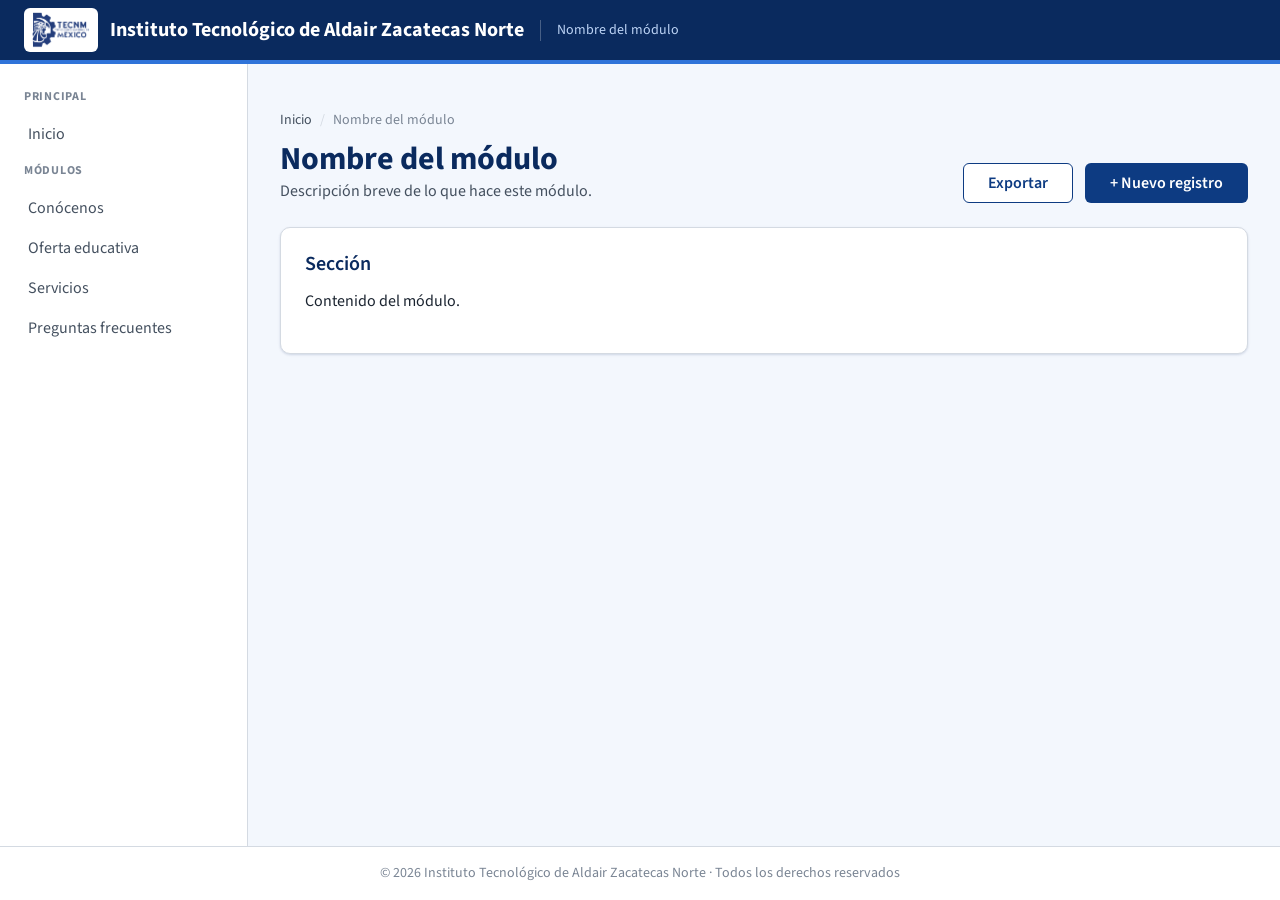
<file: plantilla-modulo.html>
<!DOCTYPE html>
<html lang="es">
<head>
  <meta charset="UTF-8">
  <meta name="viewport" content="width=device-width, initial-scale=1.0">
  <!-- CAMBIAR: nombre del módulo -->
  <title>Nombre del módulo · Instituto Tecnológico de Aldair Zacatecas Norte</title>
  <!-- NO QUITAR: hoja de estilos común (ajusta la ruta si tu archivo está en otra carpeta) -->
  <link rel="stylesheet" href="design-system.css">
  <!-- Si tu módulo necesita estilos propios, ponlos en modulo.css y usa SOLO var(--...) -->
</head>
<body>
<div class="ds-app">

  <!-- ===== ENCABEZADO (igual en todos los módulos, solo cambia el nombre del módulo) ===== -->
  <header class="ds-header">
    <button class="ds-header__menu" aria-label="Abrir menú" onclick="document.querySelector('.ds-sidebar').classList.toggle('abierto')">☰</button>
    <a href="index.html" class="ds-header__logo">
      <img src="logo.png" alt="Logo TecNM">
      <span class="ds-header__nombre">Instituto Tecnológico de Aldair Zacatecas Norte</span>
    </a>
    <span class="ds-header__modulo">Nombre del módulo</span>
    
  </header>

  <!-- ===== MENÚ LATERAL (mismo menú en todos; marca con class="activo" tu módulo) ===== -->
  <nav class="ds-sidebar" aria-label="Menú principal">
    <div class="ds-sidebar__titulo">Principal</div>
    <a href="index.html">Inicio</a>
    <div class="ds-sidebar__titulo">Módulos</div>
    <a href="conocenos.html">Conócenos</a>
    <a href="oferta-educativa.html">Oferta educativa</a>
    <a href="servicios.html">Servicios</a>
    <a href="faq.html">Preguntas frecuentes</a>
  </nav>

  <!-- ===== CONTENIDO DEL MÓDULO (aquí trabaja cada participante) ===== -->
  <main class="ds-main">
    <ol class="ds-breadcrumb">
      <li><a href="index.html">Inicio</a></li>
      <li>Nombre del módulo</li>
    </ol>

    <div class="ds-page-header">
      <div>
        <h1>Nombre del módulo</h1>
        <p class="ds-texto-sec" style="margin:0">Descripción breve de lo que hace este módulo.</p>
      </div>
      <div class="ds-fila">
        <button class="ds-btn ds-btn--secundario">Exportar</button>
        <button class="ds-btn ds-btn--primario">+ Nuevo registro</button>
      </div>
    </div>

    <!-- Tu contenido aquí: usa .ds-card, .ds-tabla, .ds-campo, etc. (ver index.html) -->
    <div class="ds-card">
      <h2 class="ds-card__titulo">Sección</h2>
      <p>Contenido del módulo.</p>
    </div>
  </main>

  <!-- ===== PIE (no modificar) ===== -->
  <footer class="ds-footer">
    © 2026 Instituto Tecnológico de Aldair Zacatecas Norte · Todos los derechos reservados
  </footer>

</div>
</body>
</html>
</file>
<file: design-system.css>
/* =====================================================================
   SISTEMA DE DISEÑO INSTITUCIONAL · v1.0
   ---------------------------------------------------------------------
   REGLAS PARA TODOS LOS PARTICIPANTES
   1. NO edites este archivo. Si necesitas algo nuevo, pídelo al
      responsable del diseño para agregarlo aquí y que todos lo tengan.
   2. NO escribas colores, tamaños ni fuentes "a mano" en tu módulo.
      Usa siempre las variables (var(--...)) y las clases .ds-*.
   3. Todo módulo parte de plantilla-modulo.html.
   ===================================================================== */

@import url('https://fonts.googleapis.com/css2?family=Source+Sans+3:wght@400;600;700&display=swap');

/* ---------- 1. TOKENS (variables) ---------- */
:root {
  /* Azul institucional */
  --azul-900: #0A2A5E;   /* encabezado, títulos fuertes */
  --azul-800: #0D3B82;   /* color principal (botones, enlaces activos) */
  --azul-700: #1550A8;   /* hover */
  --azul-500: #2F73D9;   /* acentos, foco */
  --azul-200: #BCD3F5;   /* bordes suaves azules */
  --azul-100: #E6EEFB;   /* fondos de resalte */
  --azul-50:  #F3F7FD;   /* fondo de página */

  /* Neutros */
  --gris-900: #1B2430;   /* texto principal */
  --gris-700: #44505F;   /* texto secundario */
  --gris-500: #7A8594;   /* texto de ayuda / deshabilitado */
  --gris-300: #D4DAE2;   /* bordes */
  --gris-100: #EEF1F5;   /* fondos alternos (filas de tabla) */
  --blanco:   #FFFFFF;

  /* Estados (solo para mensajes, nunca decorativos) */
  --exito:  #1E7B4A;  --exito-fondo:  #E5F4EC;
  --aviso:  #9A6300;  --aviso-fondo:  #FFF4DB;
  --error:  #B42318;  --error-fondo:  #FDECEA;
  --info:   var(--azul-800); --info-fondo: var(--azul-100);

  /* Tipografía */
  --fuente: 'Source Sans 3', 'Segoe UI', Roboto, Arial, sans-serif;
  --texto-xs: 0.75rem;   /* 12px */
  --texto-sm: 0.875rem;  /* 14px */
  --texto-md: 1rem;      /* 16px  base */
  --texto-lg: 1.25rem;   /* 20px  h3 */
  --texto-xl: 1.5rem;    /* 24px  h2 */
  --texto-2xl: 2rem;     /* 32px  h1 */

  /* Espaciado (múltiplos de 4px) */
  --esp-1: 4px;  --esp-2: 8px;  --esp-3: 12px; --esp-4: 16px;
  --esp-5: 24px; --esp-6: 32px; --esp-7: 48px; --esp-8: 64px;

  /* Bordes y sombras */
  --radio: 6px;
  --radio-lg: 10px;
  --sombra: 0 1px 3px rgba(10, 42, 94, .10), 0 1px 2px rgba(10, 42, 94, .06);
  --sombra-lg: 0 8px 24px rgba(10, 42, 94, .14);

  /* Medidas de layout */
  --alto-header: 64px;
  --ancho-sidebar: 248px;
  --ancho-max: 1200px;
}

/* ---------- 2. BASE ---------- */
*, *::before, *::after { box-sizing: border-box; }
html { font-size: 16px; }
body {
  margin: 0;
  font-family: var(--fuente);
  font-size: var(--texto-md);
  line-height: 1.5;
  color: var(--gris-900);
  background: var(--azul-50);
}
h1, h2, h3, h4 { color: var(--azul-900); line-height: 1.25; margin: 0 0 var(--esp-4); font-weight: 700; }
h1 { font-size: var(--texto-2xl); }
h2 { font-size: var(--texto-xl); }
h3 { font-size: var(--texto-lg); font-weight: 600; }
h4 { font-size: var(--texto-md); font-weight: 600; }
p  { margin: 0 0 var(--esp-4); }
a  { color: var(--azul-800); text-decoration: underline; text-underline-offset: 2px; }
a:hover { color: var(--azul-700); }
:focus-visible { outline: 3px solid var(--azul-500); outline-offset: 2px; }
.ds-texto-sec   { color: var(--gris-700); }
.ds-texto-ayuda { color: var(--gris-500); font-size: var(--texto-sm); }

/* ---------- 3. LAYOUT GENERAL ---------- */
.ds-app {
  display: grid;
  grid-template-columns: var(--ancho-sidebar) 1fr;
  grid-template-rows: var(--alto-header) 1fr auto;
  grid-template-areas: "header header" "sidebar main" "footer footer";
  min-height: 100vh;
}

/* Encabezado institucional */
.ds-header {
  grid-area: header;
  display: flex; align-items: center; gap: var(--esp-4);
  padding: 0 var(--esp-5);
  background: var(--azul-900);
  color: var(--blanco);
  border-bottom: 4px solid var(--azul-500);
  position: sticky; top: 0; z-index: 50;
}
.ds-header__logo { display: flex; align-items: center; gap: var(--esp-3); font-weight: 700; font-size: var(--texto-lg); color: var(--blanco); text-decoration: none; }
.ds-header__logo img { height: 44px; background: var(--blanco); padding: 4px 8px; border-radius: var(--radio); }
.ds-header__modulo { color: var(--azul-200); font-size: var(--texto-sm); border-left: 1px solid rgba(255,255,255,.25); padding-left: var(--esp-4); }
.ds-header__usuario { margin-left: auto; font-size: var(--texto-sm); color: var(--azul-100); }
.ds-header__menu { display: none; background: none; border: 0; color: var(--blanco); font-size: 24px; cursor: pointer; }

/* Menú lateral */
.ds-sidebar {
  grid-area: sidebar;
  background: var(--blanco);
  border-right: 1px solid var(--gris-300);
  padding: var(--esp-4) 0;
}
.ds-sidebar__titulo { padding: var(--esp-2) var(--esp-5); font-size: var(--texto-xs); font-weight: 700; text-transform: uppercase; letter-spacing: .06em; color: var(--gris-500); }
.ds-sidebar a {
  display: block;
  padding: var(--esp-2) var(--esp-5);
  color: var(--gris-700);
  text-decoration: none;
  border-left: 4px solid transparent;
}
.ds-sidebar a:hover { background: var(--azul-50); color: var(--azul-800); }
.ds-sidebar a.activo { background: var(--azul-100); color: var(--azul-900); font-weight: 600; border-left-color: var(--azul-800); }

/* Contenido */
.ds-main { grid-area: main; padding: var(--esp-6); max-width: var(--ancho-max); width: 100%; }
.ds-page-header { display: flex; flex-wrap: wrap; align-items: flex-end; justify-content: space-between; gap: var(--esp-4); margin-bottom: var(--esp-5); }
.ds-page-header h1 { margin: 0; }

/* Pie */
.ds-footer {
  grid-area: footer;
  padding: var(--esp-4) var(--esp-5);
  background: var(--blanco);
  border-top: 1px solid var(--gris-300);
  color: var(--gris-500);
  font-size: var(--texto-sm);
  text-align: center;
}

/* Rejillas utilitarias */
.ds-grid   { display: grid; gap: var(--esp-5); }
.ds-grid-2 { grid-template-columns: repeat(2, 1fr); }
.ds-grid-3 { grid-template-columns: repeat(3, 1fr); }
.ds-grid-4 { grid-template-columns: repeat(4, 1fr); }
.ds-fila   { display: flex; flex-wrap: wrap; gap: var(--esp-3); align-items: center; }

/* ---------- 4. MIGAS DE PAN ---------- */
.ds-breadcrumb { display: flex; flex-wrap: wrap; gap: var(--esp-2); font-size: var(--texto-sm); color: var(--gris-500); margin-bottom: var(--esp-2); list-style: none; padding: 0; }
.ds-breadcrumb li + li::before { content: "/"; margin-right: var(--esp-2); color: var(--gris-300); }
.ds-breadcrumb a { color: var(--gris-700); text-decoration: none; }
.ds-breadcrumb a:hover { color: var(--azul-800); text-decoration: underline; }

/* ---------- 5. TARJETAS ---------- */
.ds-card {
  background: var(--blanco);
  border: 1px solid var(--gris-300);
  border-radius: var(--radio-lg);
  box-shadow: var(--sombra);
  padding: var(--esp-5);
}
.ds-card__titulo { font-size: var(--texto-lg); font-weight: 600; color: var(--azul-900); margin: 0 0 var(--esp-3); }
.ds-card__pie { margin-top: var(--esp-4); padding-top: var(--esp-4); border-top: 1px solid var(--gris-100); display: flex; gap: var(--esp-3); justify-content: flex-end; }

/* Indicador (KPI) */
.ds-kpi { border-top: 4px solid var(--azul-800); }
.ds-kpi__valor { font-size: var(--texto-2xl); font-weight: 700; color: var(--azul-900); line-height: 1.1; }
.ds-kpi__etiqueta { font-size: var(--texto-sm); color: var(--gris-700); }

/* ---------- 6. BOTONES ---------- */
.ds-btn {
  display: inline-flex; align-items: center; justify-content: center; gap: var(--esp-2);
  min-height: 40px;
  padding: 0 var(--esp-5);
  font: 600 var(--texto-md)/1 var(--fuente);
  border-radius: var(--radio);
  border: 1px solid transparent;
  cursor: pointer;
  text-decoration: none;
  text-align: center;
  transition: background .15s, border-color .15s;
}
.ds-btn--primario   { background: var(--azul-800); color: var(--blanco); }
.ds-btn--primario:hover { background: var(--azul-700); color: var(--blanco); }
.ds-btn--secundario { background: var(--blanco); color: var(--azul-800); border-color: var(--azul-800); }
.ds-btn--secundario:hover { background: var(--azul-100); }
.ds-btn--texto      { background: transparent; color: var(--azul-800); padding: 0 var(--esp-3); }
.ds-btn--texto:hover { background: var(--azul-50); }
.ds-btn--peligro    { background: var(--error); color: var(--blanco); }
.ds-btn--peligro:hover { background: #8F1C13; }
.ds-btn--sm { min-height: 32px; padding: 0 var(--esp-3); font-size: var(--texto-sm); }
.ds-btn:disabled, .ds-btn[aria-disabled="true"] { background: var(--gris-100); color: var(--gris-500); border-color: var(--gris-300); cursor: not-allowed; }

/* ---------- 7. FORMULARIOS ---------- */
.ds-campo { display: flex; flex-direction: column; gap: var(--esp-1); margin-bottom: var(--esp-4); }
.ds-label { font-weight: 600; font-size: var(--texto-sm); color: var(--gris-900); }
.ds-label .req { color: var(--error); margin-left: 2px; }
.ds-input, .ds-select, .ds-textarea {
  width: 100%;
  min-height: 40px;
  padding: var(--esp-2) var(--esp-3);
  font: var(--texto-md) var(--fuente);
  color: var(--gris-900);
  background: var(--blanco);
  border: 1px solid var(--gris-300);
  border-radius: var(--radio);
}
.ds-textarea { min-height: 96px; resize: vertical; }
.ds-input:hover, .ds-select:hover, .ds-textarea:hover { border-color: var(--gris-500); }
.ds-input:focus, .ds-select:focus, .ds-textarea:focus { outline: none; border-color: var(--azul-500); box-shadow: 0 0 0 3px var(--azul-100); }
.ds-input:disabled, .ds-select:disabled { background: var(--gris-100); color: var(--gris-500); }
.ds-campo--error .ds-input, .ds-campo--error .ds-select, .ds-campo--error .ds-textarea { border-color: var(--error); }
.ds-campo__error { color: var(--error); font-size: var(--texto-sm); }
.ds-check { display: flex; align-items: center; gap: var(--esp-2); cursor: pointer; }
.ds-check input { width: 18px; height: 18px; accent-color: var(--azul-800); }
.ds-form-acciones { display: flex; gap: var(--esp-3); justify-content: flex-end; margin-top: var(--esp-5); }

/* ---------- 8. TABLAS ---------- */
.ds-tabla-wrap { overflow-x: auto; background: var(--blanco); border: 1px solid var(--gris-300); border-radius: var(--radio-lg); }
.ds-tabla { width: 100%; border-collapse: collapse; font-size: var(--texto-sm); }
.ds-tabla th {
  background: var(--azul-900); color: var(--blanco);
  text-align: left; font-weight: 600;
  padding: var(--esp-3) var(--esp-4);
  white-space: nowrap;
}
.ds-tabla td { padding: var(--esp-3) var(--esp-4); border-top: 1px solid var(--gris-300); }
.ds-tabla tbody tr:nth-child(even) { background: var(--gris-100); }
.ds-tabla tbody tr:hover { background: var(--azul-100); }
.ds-tabla .num { text-align: right; font-variant-numeric: tabular-nums; }

/* ---------- 9. ALERTAS ---------- */
.ds-alerta { padding: var(--esp-3) var(--esp-4); border-radius: var(--radio); border-left: 4px solid; margin-bottom: var(--esp-4); }
.ds-alerta strong { display: block; margin-bottom: 2px; }
.ds-alerta--info  { background: var(--info-fondo);  border-color: var(--info);  color: var(--azul-900); }
.ds-alerta--exito { background: var(--exito-fondo); border-color: var(--exito); color: #0F4A2B; }
.ds-alerta--aviso { background: var(--aviso-fondo); border-color: var(--aviso); color: #5C3B00; }
.ds-alerta--error { background: var(--error-fondo); border-color: var(--error); color: #7A160F; }

/* ---------- 10. ETIQUETAS (badges) ---------- */
.ds-badge { display: inline-block; padding: 2px var(--esp-2); border-radius: 999px; font-size: var(--texto-xs); font-weight: 600; }
.ds-badge--info    { background: var(--azul-100);   color: var(--azul-800); }
.ds-badge--exito   { background: var(--exito-fondo); color: var(--exito); }
.ds-badge--aviso   { background: var(--aviso-fondo); color: var(--aviso); }
.ds-badge--error   { background: var(--error-fondo); color: var(--error); }
.ds-badge--neutro  { background: var(--gris-100);    color: var(--gris-700); }

/* ---------- 11. PESTAÑAS ---------- */
.ds-tabs { display: flex; gap: var(--esp-1); border-bottom: 1px solid var(--gris-300); margin-bottom: var(--esp-5); overflow-x: auto; }
.ds-tabs a, .ds-tabs button {
  padding: var(--esp-3) var(--esp-4);
  background: none; border: 0; border-bottom: 3px solid transparent;
  font: 600 var(--texto-md) var(--fuente);
  color: var(--gris-700); text-decoration: none; cursor: pointer; white-space: nowrap;
}
.ds-tabs a:hover, .ds-tabs button:hover { color: var(--azul-800); }
.ds-tabs .activo { color: var(--azul-900); border-bottom-color: var(--azul-800); }

/* ---------- 12. PAGINACIÓN ---------- */
.ds-paginacion { display: flex; gap: var(--esp-1); justify-content: flex-end; margin-top: var(--esp-4); }
.ds-paginacion a, .ds-paginacion span {
  min-width: 36px; height: 36px; display: inline-flex; align-items: center; justify-content: center;
  border: 1px solid var(--gris-300); border-radius: var(--radio);
  background: var(--blanco); color: var(--gris-700); text-decoration: none; font-size: var(--texto-sm);
}
.ds-paginacion a:hover { border-color: var(--azul-800); color: var(--azul-800); }
.ds-paginacion .activo { background: var(--azul-800); border-color: var(--azul-800); color: var(--blanco); }

/* ---------- 13. MODAL ---------- */
.ds-modal-fondo { position: fixed; inset: 0; background: rgba(10, 42, 94, .45); display: none; align-items: center; justify-content: center; padding: var(--esp-4); z-index: 100; }
.ds-modal-fondo.abierto { display: flex; }
.ds-modal { background: var(--blanco); border-radius: var(--radio-lg); box-shadow: var(--sombra-lg); width: 100%; max-width: 520px; }
.ds-modal__cabecera { padding: var(--esp-4) var(--esp-5); border-bottom: 1px solid var(--gris-300); font-weight: 700; color: var(--azul-900); font-size: var(--texto-lg); }
.ds-modal__cuerpo { padding: var(--esp-5); }
.ds-modal__pie { padding: var(--esp-4) var(--esp-5); border-top: 1px solid var(--gris-300); display: flex; justify-content: flex-end; gap: var(--esp-3); }

/* ---------- 14. ESTADO VACÍO ---------- */
.ds-vacio { text-align: center; padding: var(--esp-7) var(--esp-5); color: var(--gris-700); background: var(--blanco); border: 1px dashed var(--gris-300); border-radius: var(--radio-lg); }
.ds-vacio h3 { margin-bottom: var(--esp-2); }

/* ---------- 15. PORTADA (solo página principal) ---------- */
.ds-hero {
  background: linear-gradient(135deg, var(--azul-900) 0%, var(--azul-800) 60%, var(--azul-700) 100%);
  color: var(--blanco);
  border-radius: var(--radio-lg);
  padding: var(--esp-7) var(--esp-6);
  margin-bottom: var(--esp-6);
  box-shadow: var(--sombra-lg);
}
.ds-hero h1 { color: var(--blanco); font-size: 2.25rem; margin-bottom: var(--esp-3); }
.ds-hero p { color: var(--azul-100); font-size: var(--texto-lg); max-width: 640px; margin-bottom: var(--esp-5); }
.ds-hero__etiqueta { display: inline-block; font-size: var(--texto-xs); font-weight: 700; letter-spacing: .08em; text-transform: uppercase; color: var(--azul-200); margin-bottom: var(--esp-3); }
.ds-hero .ds-btn--primario { background: var(--blanco); color: var(--azul-900); }
.ds-hero .ds-btn--primario:hover { background: var(--azul-100); }
.ds-hero .ds-btn--secundario { background: transparent; color: var(--blanco); border-color: rgba(255,255,255,.6); }
.ds-hero .ds-btn--secundario:hover { background: rgba(255,255,255,.1); }

/* Tarjeta de módulo (acceso a cada módulo desde el principal) */
.ds-modulo { display: flex; flex-direction: column; border-top: 4px solid var(--azul-800); }
.ds-modulo__icono { width: 48px; height: 48px; border-radius: var(--radio); background: var(--azul-100); color: var(--azul-800); display: flex; align-items: center; justify-content: center; margin-bottom: var(--esp-4); }
.ds-modulo__icono svg { width: 26px; height: 26px; }
.ds-modulo__partes { list-style: none; padding: 0; margin: 0 0 var(--esp-5); border-top: 1px solid var(--gris-100); }
.ds-modulo__partes li { border-bottom: 1px solid var(--gris-100); }
.ds-modulo__partes a { display: flex; justify-content: space-between; padding: var(--esp-2) 0; color: var(--gris-700); text-decoration: none; font-size: var(--texto-sm); }
.ds-modulo__partes a::after { content: "›"; color: var(--gris-500); }
.ds-modulo__partes a:hover { color: var(--azul-800); }
.ds-modulo .ds-btn { margin-top: auto; }

/* ---------- 16. RESPONSIVO ---------- */
@media (max-width: 960px) {
  .ds-grid-3, .ds-grid-4 { grid-template-columns: repeat(2, 1fr); }
}
@media (max-width: 768px) {
  .ds-app { grid-template-columns: 1fr; grid-template-areas: "header" "main" "footer"; }
  .ds-header { padding: 0 var(--esp-4); }
  .ds-header__menu { display: block; }
  .ds-header__modulo, .ds-header__usuario, .ds-header__nombre { display: none; }
  .ds-sidebar { display: none; position: fixed; top: var(--alto-header); left: 0; bottom: 0; width: 80%; max-width: 300px; z-index: 60; box-shadow: var(--sombra-lg); overflow-y: auto; }
  .ds-sidebar.abierto { display: block; }
  .ds-main { padding: var(--esp-5) var(--esp-4); }
  .ds-grid-2, .ds-grid-3, .ds-grid-4 { grid-template-columns: 1fr; }
  .ds-hero { padding: var(--esp-6) var(--esp-5); }
  .ds-hero h1 { font-size: var(--texto-2xl); }
  .ds-form-acciones { flex-direction: column-reverse; }
  .ds-form-acciones .ds-btn { width: 100%; }
}
</file>
